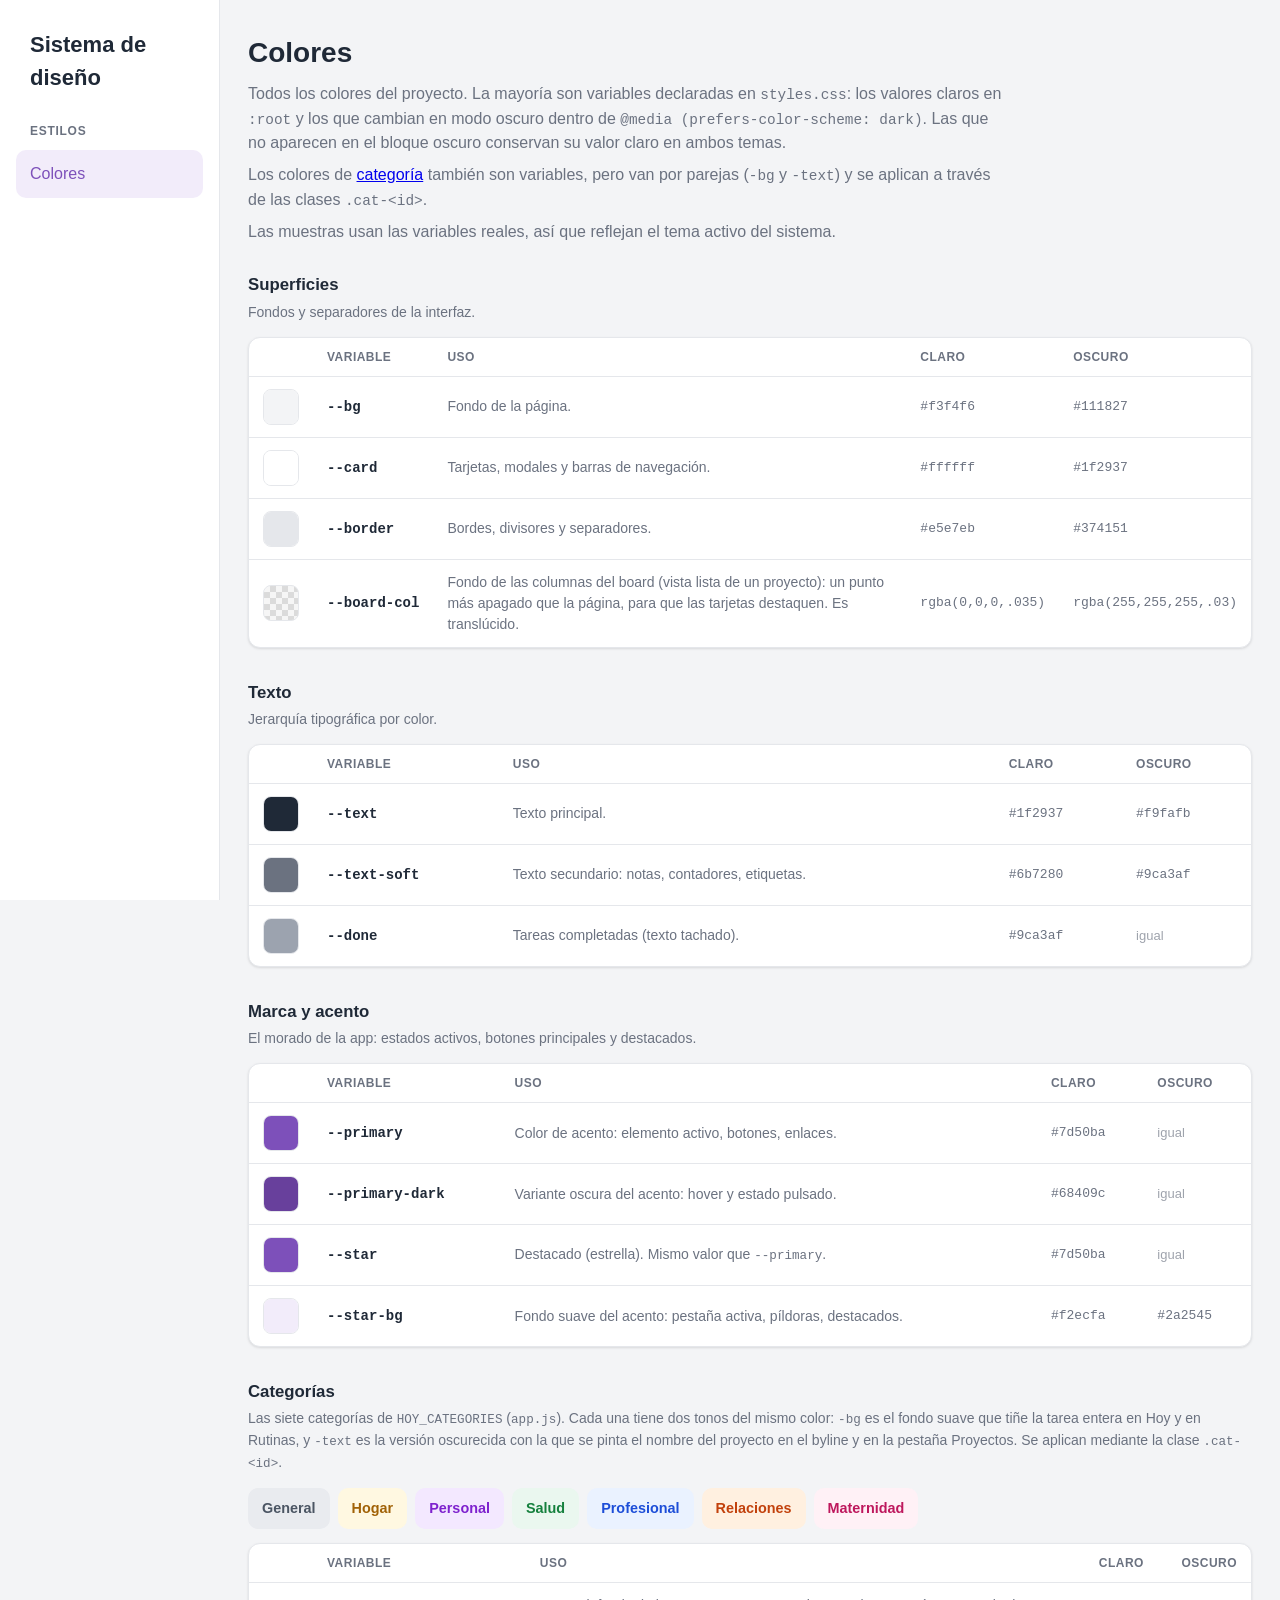
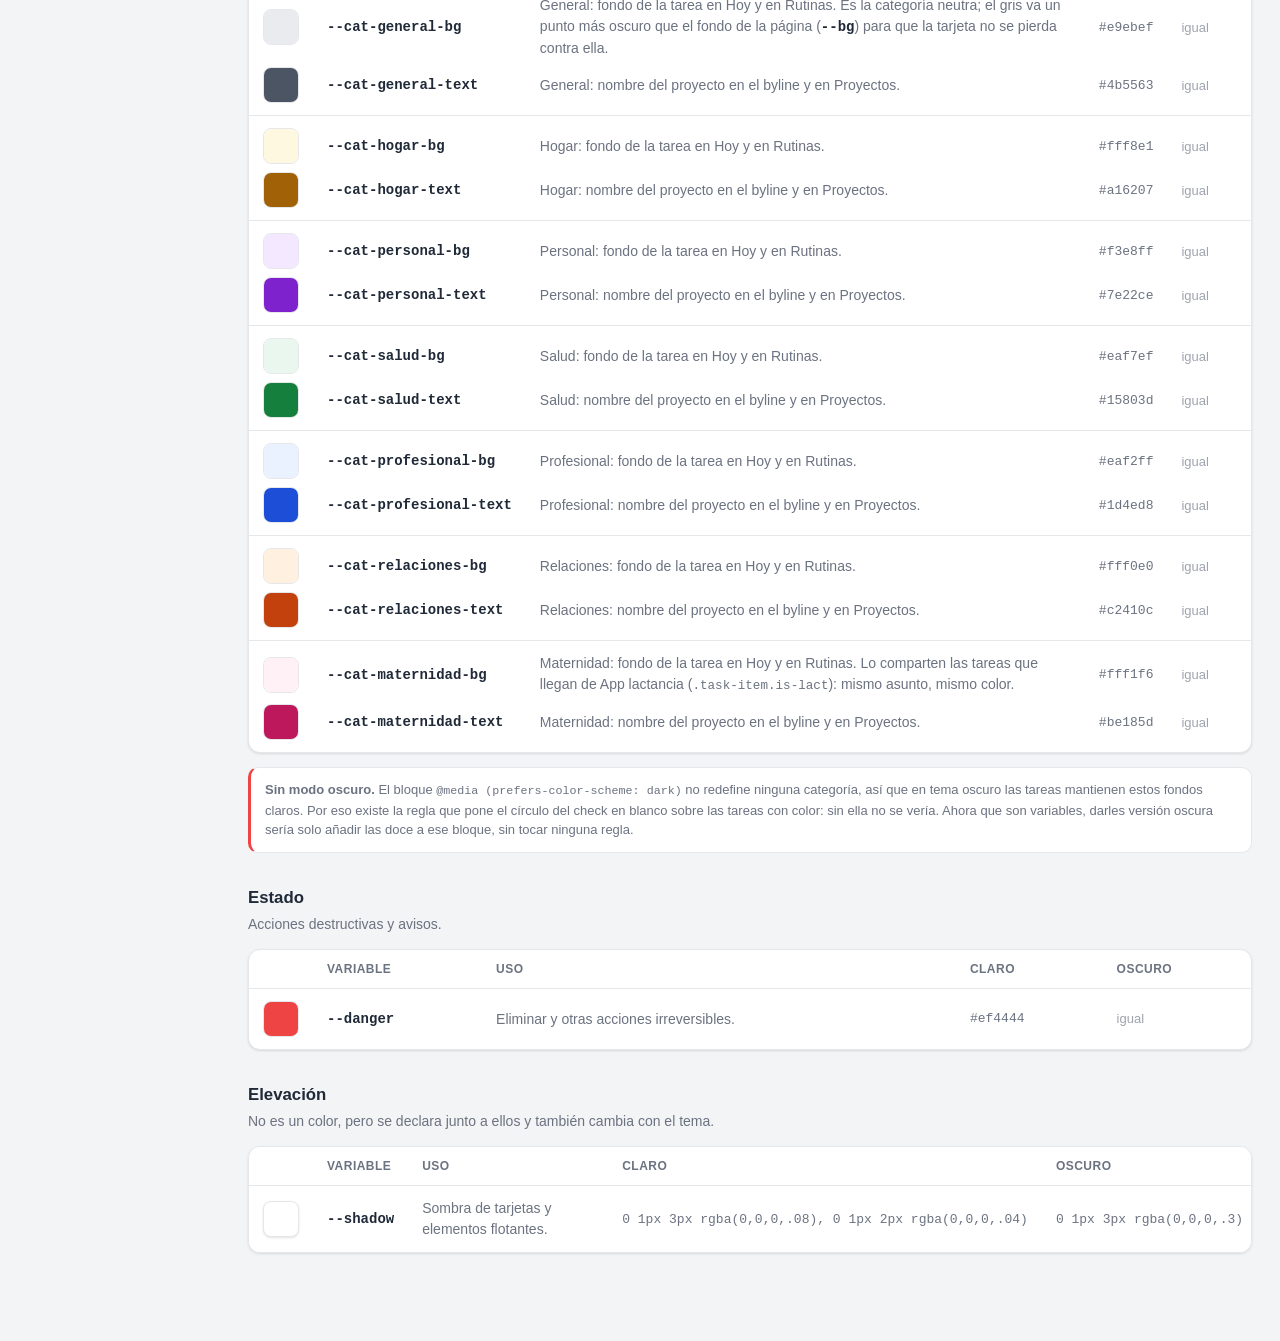
<file: sistema-diseno.html>
<!DOCTYPE html>
<html lang="es">
<head>
  <meta charset="utf-8" />
  <meta name="viewport" content="width=device-width, initial-scale=1" />
  <title>Sistema de diseño</title>
  <link rel="icon" href="favicon.svg" type="image/svg+xml" />
  <!-- Reutiliza las variables reales del proyecto: las muestras son el color de verdad -->
  <link rel="stylesheet" href="styles.css" />
  <style>
    .ds {
      display: flex;
      align-items: flex-start;
      min-height: 100vh;
    }

    /* --- Barra lateral --- */
    .ds-nav {
      flex: 0 0 220px;
      position: sticky;
      top: 0;
      height: 100vh;
      box-sizing: border-box;
      display: flex;
      flex-direction: column;
      gap: 4px;
      padding: 16px;
      background: var(--card);
      border-right: 1px solid var(--border);
    }

    .ds-brand {
      padding: 12px 0 12px 14px; /* alineado con el texto de las entradas */
      font-size: 22px;
      font-weight: 700;
      color: var(--text);
    }

    .ds-section {
      padding: 12px 14px 6px;
      font-size: 0.75rem;
      font-weight: 700;
      letter-spacing: 0.06em;
      text-transform: uppercase;
      color: var(--text-soft);
    }

    .ds-item {
      display: flex;
      align-items: center;
      padding: 12px 14px;
      font-size: 1rem;
      font-weight: 500;
      color: var(--text-soft);
      border-radius: 10px;
      text-decoration: none;
      cursor: pointer;
    }

    .ds-item:hover {
      background: var(--bg);
    }

    .ds-item.is-active {
      color: var(--primary);
      background: var(--star-bg);
    }

    /* --- Contenido --- */
    .ds-main {
      flex: 1;
      min-width: 0;
      padding: 32px 28px 64px;
    }

    .ds-head {
      max-width: 760px;
      margin-bottom: 28px;
    }

    .ds-head h1 {
      font-size: 28px;
      font-weight: 700;
    }

    .ds-head p {
      margin-top: 8px;
      color: var(--text-soft);
    }

    .ds-group {
      margin-bottom: 32px;
    }

    .ds-group h2 {
      margin-bottom: 4px;
      font-size: 1.05rem;
      font-weight: 700;
    }

    .ds-group-note {
      margin-bottom: 14px;
      font-size: 0.875rem;
      color: var(--text-soft);
    }

    code {
      font-family: ui-monospace, SFMono-Regular, Menlo, Consolas, monospace;
      font-size: 0.9em;
    }

    /* --- Tablas --- */
    /* En pantallas estrechas la tabla scrollea sola: la página nunca lo hace */
    .ds-table-wrap {
      overflow-x: auto;
      background: var(--card);
      border: 1px solid var(--border);
      border-radius: 12px;
      box-shadow: var(--shadow);
    }

    .ds-table {
      width: 100%;
      min-width: 620px;
      border-collapse: collapse;
      font-size: 0.875rem;
    }

    .ds-table th {
      padding: 10px 14px;
      text-align: left;
      font-size: 0.75rem;
      font-weight: 700;
      letter-spacing: 0.04em;
      text-transform: uppercase;
      color: var(--text-soft);
      white-space: nowrap;
      border-bottom: 1px solid var(--border);
    }

    .ds-table td {
      padding: 12px 14px;
      vertical-align: middle;
      border-bottom: 1px solid var(--border);
    }

    /* La última fila cierra con el borde de la tarjeta, sin doble línea */
    .ds-table tr:last-child td {
      border-bottom: none;
    }

    .ds-col-swatch {
      width: 1%; /* se encoge a su contenido */
    }

    .ds-col-name {
      white-space: nowrap;
    }

    .ds-name {
      font-family: ui-monospace, SFMono-Regular, Menlo, Consolas, monospace;
      font-weight: 700;
      color: var(--text);
    }

    .ds-use {
      color: var(--text-soft);
      min-width: 200px;
    }

    .ds-val {
      font-family: ui-monospace, SFMono-Regular, Menlo, Consolas, monospace;
      font-size: 0.8125rem;
      color: var(--text-soft);
      white-space: nowrap;
    }

    /* Valor que el modo oscuro no redefine: hereda el del tema claro */
    .ds-same {
      font-family: -apple-system, BlinkMacSystemFont, "Segoe UI", Roboto, Helvetica, Arial, sans-serif;
      font-size: 0.8125rem;
      color: var(--text-soft);
      opacity: 0.65;
      white-space: nowrap;
    }

    /* Tablero de cuadros: deja ver la transparencia de los colores translúcidos */
    .ds-swatch {
      display: block;
      width: 36px;
      height: 36px;
      border-radius: 8px;
      border: 1px solid var(--border);
      background-image:
        linear-gradient(45deg, rgba(128, 128, 128, 0.22) 25%, transparent 25%),
        linear-gradient(-45deg, rgba(128, 128, 128, 0.22) 25%, transparent 25%),
        linear-gradient(45deg, transparent 75%, rgba(128, 128, 128, 0.22) 75%),
        linear-gradient(-45deg, transparent 75%, rgba(128, 128, 128, 0.22) 75%);
      background-size: 12px 12px;
      background-position: 0 0, 0 6px, 6px -6px, -6px 0;
      overflow: hidden;
    }

    .ds-swatch span {
      display: block;
      width: 100%;
      height: 100%;
    }

    /* Encabezado solo para lectores de pantalla (la columna de muestra) */
    .sr-only {
      position: absolute;
      width: 1px;
      height: 1px;
      padding: 0;
      overflow: hidden;
      clip: rect(0, 0, 0, 0);
      white-space: nowrap;
      border: 0;
    }

    /* La sombra no es un color: se muestra sobre una tarjeta de muestra */
    .ds-shadow-demo {
      display: block;
      width: 36px;
      height: 36px;
      border-radius: 8px;
      background: var(--card);
      border: 1px solid var(--border);
      box-shadow: var(--shadow);
    }

    /* --- Muestra de las categorías en uso --- */
    /* Las dos variables de cada categoría trabajan juntas: aquí se ven así,
       como se ven en la app (fondo teñido + nombre en su color) */
    .ds-cat-demos {
      display: flex;
      flex-wrap: wrap;
      gap: 8px;
      margin-bottom: 14px;
    }

    .ds-cat-demo {
      padding: 10px 14px;
      font-size: 0.9rem;
      font-weight: 600;
      border-radius: 10px;
    }

    /* Las dos variables de una categoría (-bg y -text) se leen como un bloque:
       la línea va entre categorías, no dentro de la pareja */
    .ds-table tr.ds-pair-top td {
      border-bottom: none;
      padding-bottom: 4px;
    }

    .ds-table tr.ds-pair-top + tr td {
      padding-top: 4px;
    }

    /* Aviso: algo que la documentación destapa y conviene tener a la vista */
    .ds-warn {
      margin-top: 14px;
      padding: 12px 14px;
      font-size: 0.8125rem;
      color: var(--text-soft);
      background: var(--card);
      border: 1px solid var(--border);
      border-left: 3px solid var(--danger);
      border-radius: 10px;
    }

    /* Móvil: la barra lateral pasa a cabecera */
    @media (max-width: 767px) {
      .ds {
        display: block;
      }

      .ds-nav {
        position: static;
        height: auto;
        flex-direction: row;
        align-items: center;
        flex-wrap: wrap;
        border-right: none;
        border-bottom: 1px solid var(--border);
      }

      .ds-brand {
        width: 100%;
        padding-left: 0;
      }

      .ds-section {
        padding: 0 8px 0 0;
      }

      .ds-main {
        padding: 24px 16px 48px;
      }
    }
  </style>
</head>
<body>
  <div class="ds">
    <nav class="ds-nav" aria-label="Navegación del sistema de diseño">
      <span class="ds-brand">Sistema de diseño</span>
      <span class="ds-section">Estilos</span>
      <a class="ds-item is-active" href="#colores" aria-current="page">Colores</a>
    </nav>

    <main class="ds-main" id="colores">
      <div class="ds-head">
        <h1>Colores</h1>
        <p>
          Todos los colores del proyecto. La mayoría son variables declaradas en
          <code>styles.css</code>: los valores claros en <code>:root</code> y los
          que cambian en modo oscuro dentro de
          <code>@media (prefers-color-scheme: dark)</code>. Las que no aparecen
          en el bloque oscuro conservan su valor claro en ambos temas.
        </p>
        <p>
          Los colores de <a href="#categorias">categoría</a> también son
          variables, pero van por parejas (<code>-bg</code> y <code>-text</code>)
          y se aplican a través de las clases <code>.cat-&lt;id&gt;</code>.
        </p>
        <p>
          Las muestras usan las variables reales, así que reflejan el tema activo
          del sistema.
        </p>
      </div>

      <!-- Superficies -->
      <section class="ds-group">
        <h2>Superficies</h2>
        <p class="ds-group-note">Fondos y separadores de la interfaz.</p>
        <div class="ds-table-wrap">
          <table class="ds-table">
            <thead>
              <tr>
                <th class="ds-col-swatch"><span class="sr-only">Muestra</span></th>
                <th>Variable</th>
                <th>Uso</th>
                <th>Claro</th>
                <th>Oscuro</th>
              </tr>
            </thead>
            <tbody>
              <tr>
                <td><span class="ds-swatch"><span style="background: var(--bg)"></span></span></td>
                <td class="ds-col-name"><span class="ds-name">--bg</span></td>
                <td class="ds-use">Fondo de la página.</td>
                <td class="ds-val">#f3f4f6</td>
                <td class="ds-val">#111827</td>
              </tr>
              <tr>
                <td><span class="ds-swatch"><span style="background: var(--card)"></span></span></td>
                <td class="ds-col-name"><span class="ds-name">--card</span></td>
                <td class="ds-use">Tarjetas, modales y barras de navegación.</td>
                <td class="ds-val">#ffffff</td>
                <td class="ds-val">#1f2937</td>
              </tr>
              <tr>
                <td><span class="ds-swatch"><span style="background: var(--border)"></span></span></td>
                <td class="ds-col-name"><span class="ds-name">--border</span></td>
                <td class="ds-use">Bordes, divisores y separadores.</td>
                <td class="ds-val">#e5e7eb</td>
                <td class="ds-val">#374151</td>
              </tr>
              <tr>
                <td><span class="ds-swatch"><span style="background: var(--board-col)"></span></span></td>
                <td class="ds-col-name"><span class="ds-name">--board-col</span></td>
                <td class="ds-use">
                  Fondo de las columnas del board (vista lista de un proyecto): un
                  punto más apagado que la página, para que las tarjetas destaquen.
                  Es translúcido.
                </td>
                <td class="ds-val">rgba(0,0,0,.035)</td>
                <td class="ds-val">rgba(255,255,255,.03)</td>
              </tr>
            </tbody>
          </table>
        </div>
      </section>

      <!-- Texto -->
      <section class="ds-group">
        <h2>Texto</h2>
        <p class="ds-group-note">Jerarquía tipográfica por color.</p>
        <div class="ds-table-wrap">
          <table class="ds-table">
            <thead>
              <tr>
                <th class="ds-col-swatch"><span class="sr-only">Muestra</span></th>
                <th>Variable</th>
                <th>Uso</th>
                <th>Claro</th>
                <th>Oscuro</th>
              </tr>
            </thead>
            <tbody>
              <tr>
                <td><span class="ds-swatch"><span style="background: var(--text)"></span></span></td>
                <td class="ds-col-name"><span class="ds-name">--text</span></td>
                <td class="ds-use">Texto principal.</td>
                <td class="ds-val">#1f2937</td>
                <td class="ds-val">#f9fafb</td>
              </tr>
              <tr>
                <td><span class="ds-swatch"><span style="background: var(--text-soft)"></span></span></td>
                <td class="ds-col-name"><span class="ds-name">--text-soft</span></td>
                <td class="ds-use">Texto secundario: notas, contadores, etiquetas.</td>
                <td class="ds-val">#6b7280</td>
                <td class="ds-val">#9ca3af</td>
              </tr>
              <tr>
                <td><span class="ds-swatch"><span style="background: var(--done)"></span></span></td>
                <td class="ds-col-name"><span class="ds-name">--done</span></td>
                <td class="ds-use">Tareas completadas (texto tachado).</td>
                <td class="ds-val">#9ca3af</td>
                <td class="ds-same">igual</td>
              </tr>
            </tbody>
          </table>
        </div>
      </section>

      <!-- Marca -->
      <section class="ds-group">
        <h2>Marca y acento</h2>
        <p class="ds-group-note">
          El morado de la app: estados activos, botones principales y destacados.
        </p>
        <div class="ds-table-wrap">
          <table class="ds-table">
            <thead>
              <tr>
                <th class="ds-col-swatch"><span class="sr-only">Muestra</span></th>
                <th>Variable</th>
                <th>Uso</th>
                <th>Claro</th>
                <th>Oscuro</th>
              </tr>
            </thead>
            <tbody>
              <tr>
                <td><span class="ds-swatch"><span style="background: var(--primary)"></span></span></td>
                <td class="ds-col-name"><span class="ds-name">--primary</span></td>
                <td class="ds-use">Color de acento: elemento activo, botones, enlaces.</td>
                <td class="ds-val">#7d50ba</td>
                <td class="ds-same">igual</td>
              </tr>
              <tr>
                <td><span class="ds-swatch"><span style="background: var(--primary-dark)"></span></span></td>
                <td class="ds-col-name"><span class="ds-name">--primary-dark</span></td>
                <td class="ds-use">Variante oscura del acento: hover y estado pulsado.</td>
                <td class="ds-val">#68409c</td>
                <td class="ds-same">igual</td>
              </tr>
              <tr>
                <td><span class="ds-swatch"><span style="background: var(--star)"></span></span></td>
                <td class="ds-col-name"><span class="ds-name">--star</span></td>
                <td class="ds-use">Destacado (estrella). Mismo valor que <code>--primary</code>.</td>
                <td class="ds-val">#7d50ba</td>
                <td class="ds-same">igual</td>
              </tr>
              <tr>
                <td><span class="ds-swatch"><span style="background: var(--star-bg)"></span></span></td>
                <td class="ds-col-name"><span class="ds-name">--star-bg</span></td>
                <td class="ds-use">Fondo suave del acento: pestaña activa, píldoras, destacados.</td>
                <td class="ds-val">#f2ecfa</td>
                <td class="ds-val">#2a2545</td>
              </tr>
            </tbody>
          </table>
        </div>
      </section>

      <!-- Categorías -->
      <section class="ds-group" id="categorias">
        <h2>Categorías</h2>
        <p class="ds-group-note">
          Las siete categorías de <code>HOY_CATEGORIES</code> (<code>app.js</code>).
          Cada una tiene dos tonos del mismo color: <code>-bg</code> es el fondo
          suave que tiñe la tarea entera en Hoy y en Rutinas, y <code>-text</code>
          es la versión oscurecida con la que se pinta el nombre del proyecto en
          el byline y en la pestaña Proyectos. Se aplican mediante la clase
          <code>.cat-&lt;id&gt;</code>.
        </p>

        <!-- Las dos variables de cada pareja, funcionando juntas -->
        <div class="ds-cat-demos">
          <span class="ds-cat-demo" style="background: var(--cat-general-bg); color: var(--cat-general-text)">General</span>
          <span class="ds-cat-demo" style="background: var(--cat-hogar-bg); color: var(--cat-hogar-text)">Hogar</span>
          <span class="ds-cat-demo" style="background: var(--cat-personal-bg); color: var(--cat-personal-text)">Personal</span>
          <span class="ds-cat-demo" style="background: var(--cat-salud-bg); color: var(--cat-salud-text)">Salud</span>
          <span class="ds-cat-demo" style="background: var(--cat-profesional-bg); color: var(--cat-profesional-text)">Profesional</span>
          <span class="ds-cat-demo" style="background: var(--cat-relaciones-bg); color: var(--cat-relaciones-text)">Relaciones</span>
          <span class="ds-cat-demo" style="background: var(--cat-maternidad-bg); color: var(--cat-maternidad-text)">Maternidad</span>
        </div>

        <div class="ds-table-wrap">
          <table class="ds-table">
            <thead>
              <tr>
                <th class="ds-col-swatch"><span class="sr-only">Muestra</span></th>
                <th>Variable</th>
                <th>Uso</th>
                <th>Claro</th>
                <th>Oscuro</th>
              </tr>
            </thead>
            <tbody>
              <tr class="ds-pair-top">
                <td><span class="ds-swatch"><span style="background: var(--cat-general-bg)"></span></span></td>
                <td class="ds-col-name"><span class="ds-name">--cat-general-bg</span></td>
                <td class="ds-use">General: fondo de la tarea en Hoy y en Rutinas. Es la categoría neutra; el gris va un punto más oscuro que el fondo de la página (<span class="ds-name">--bg</span>) para que la tarjeta no se pierda contra ella.</td>
                <td class="ds-val">#e9ebef</td>
                <td class="ds-same">igual</td>
              </tr>
              <tr>
                <td><span class="ds-swatch"><span style="background: var(--cat-general-text)"></span></span></td>
                <td class="ds-col-name"><span class="ds-name">--cat-general-text</span></td>
                <td class="ds-use">General: nombre del proyecto en el byline y en Proyectos.</td>
                <td class="ds-val">#4b5563</td>
                <td class="ds-same">igual</td>
              </tr>

              <tr class="ds-pair-top">
                <td><span class="ds-swatch"><span style="background: var(--cat-hogar-bg)"></span></span></td>
                <td class="ds-col-name"><span class="ds-name">--cat-hogar-bg</span></td>
                <td class="ds-use">Hogar: fondo de la tarea en Hoy y en Rutinas.</td>
                <td class="ds-val">#fff8e1</td>
                <td class="ds-same">igual</td>
              </tr>
              <tr>
                <td><span class="ds-swatch"><span style="background: var(--cat-hogar-text)"></span></span></td>
                <td class="ds-col-name"><span class="ds-name">--cat-hogar-text</span></td>
                <td class="ds-use">Hogar: nombre del proyecto en el byline y en Proyectos.</td>
                <td class="ds-val">#a16207</td>
                <td class="ds-same">igual</td>
              </tr>

              <tr class="ds-pair-top">
                <td><span class="ds-swatch"><span style="background: var(--cat-personal-bg)"></span></span></td>
                <td class="ds-col-name"><span class="ds-name">--cat-personal-bg</span></td>
                <td class="ds-use">Personal: fondo de la tarea en Hoy y en Rutinas.</td>
                <td class="ds-val">#f3e8ff</td>
                <td class="ds-same">igual</td>
              </tr>
              <tr>
                <td><span class="ds-swatch"><span style="background: var(--cat-personal-text)"></span></span></td>
                <td class="ds-col-name"><span class="ds-name">--cat-personal-text</span></td>
                <td class="ds-use">Personal: nombre del proyecto en el byline y en Proyectos.</td>
                <td class="ds-val">#7e22ce</td>
                <td class="ds-same">igual</td>
              </tr>

              <tr class="ds-pair-top">
                <td><span class="ds-swatch"><span style="background: var(--cat-salud-bg)"></span></span></td>
                <td class="ds-col-name"><span class="ds-name">--cat-salud-bg</span></td>
                <td class="ds-use">Salud: fondo de la tarea en Hoy y en Rutinas.</td>
                <td class="ds-val">#eaf7ef</td>
                <td class="ds-same">igual</td>
              </tr>
              <tr>
                <td><span class="ds-swatch"><span style="background: var(--cat-salud-text)"></span></span></td>
                <td class="ds-col-name"><span class="ds-name">--cat-salud-text</span></td>
                <td class="ds-use">Salud: nombre del proyecto en el byline y en Proyectos.</td>
                <td class="ds-val">#15803d</td>
                <td class="ds-same">igual</td>
              </tr>

              <tr class="ds-pair-top">
                <td><span class="ds-swatch"><span style="background: var(--cat-profesional-bg)"></span></span></td>
                <td class="ds-col-name"><span class="ds-name">--cat-profesional-bg</span></td>
                <td class="ds-use">Profesional: fondo de la tarea en Hoy y en Rutinas.</td>
                <td class="ds-val">#eaf2ff</td>
                <td class="ds-same">igual</td>
              </tr>
              <tr>
                <td><span class="ds-swatch"><span style="background: var(--cat-profesional-text)"></span></span></td>
                <td class="ds-col-name"><span class="ds-name">--cat-profesional-text</span></td>
                <td class="ds-use">Profesional: nombre del proyecto en el byline y en Proyectos.</td>
                <td class="ds-val">#1d4ed8</td>
                <td class="ds-same">igual</td>
              </tr>

              <tr class="ds-pair-top">
                <td><span class="ds-swatch"><span style="background: var(--cat-relaciones-bg)"></span></span></td>
                <td class="ds-col-name"><span class="ds-name">--cat-relaciones-bg</span></td>
                <td class="ds-use">Relaciones: fondo de la tarea en Hoy y en Rutinas.</td>
                <td class="ds-val">#fff0e0</td>
                <td class="ds-same">igual</td>
              </tr>
              <tr>
                <td><span class="ds-swatch"><span style="background: var(--cat-relaciones-text)"></span></span></td>
                <td class="ds-col-name"><span class="ds-name">--cat-relaciones-text</span></td>
                <td class="ds-use">Relaciones: nombre del proyecto en el byline y en Proyectos.</td>
                <td class="ds-val">#c2410c</td>
                <td class="ds-same">igual</td>
              </tr>

              <tr class="ds-pair-top">
                <td><span class="ds-swatch"><span style="background: var(--cat-maternidad-bg)"></span></span></td>
                <td class="ds-col-name"><span class="ds-name">--cat-maternidad-bg</span></td>
                <td class="ds-use">Maternidad: fondo de la tarea en Hoy y en Rutinas. Lo comparten las tareas que llegan de App lactancia (<code>.task-item.is-lact</code>): mismo asunto, mismo color.</td>
                <td class="ds-val">#fff1f6</td>
                <td class="ds-same">igual</td>
              </tr>
              <tr>
                <td><span class="ds-swatch"><span style="background: var(--cat-maternidad-text)"></span></span></td>
                <td class="ds-col-name"><span class="ds-name">--cat-maternidad-text</span></td>
                <td class="ds-use">Maternidad: nombre del proyecto en el byline y en Proyectos.</td>
                <td class="ds-val">#be185d</td>
                <td class="ds-same">igual</td>
              </tr>
            </tbody>
          </table>
        </div>

        <p class="ds-warn">
          <strong>Sin modo oscuro.</strong> El bloque
          <code>@media (prefers-color-scheme: dark)</code> no redefine ninguna
          categoría, así que en tema oscuro las tareas mantienen estos fondos
          claros. Por eso existe la regla que pone el círculo del check en blanco
          sobre las tareas con color: sin ella no se vería. Ahora que son
          variables, darles versión oscura sería solo añadir las doce a ese
          bloque, sin tocar ninguna regla.
        </p>
      </section>

      <!-- Estado -->
      <section class="ds-group">
        <h2>Estado</h2>
        <p class="ds-group-note">Acciones destructivas y avisos.</p>
        <div class="ds-table-wrap">
          <table class="ds-table">
            <thead>
              <tr>
                <th class="ds-col-swatch"><span class="sr-only">Muestra</span></th>
                <th>Variable</th>
                <th>Uso</th>
                <th>Claro</th>
                <th>Oscuro</th>
              </tr>
            </thead>
            <tbody>
              <tr>
                <td><span class="ds-swatch"><span style="background: var(--danger)"></span></span></td>
                <td class="ds-col-name"><span class="ds-name">--danger</span></td>
                <td class="ds-use">Eliminar y otras acciones irreversibles.</td>
                <td class="ds-val">#ef4444</td>
                <td class="ds-same">igual</td>
              </tr>
            </tbody>
          </table>
        </div>
      </section>

      <!-- Elevación -->
      <section class="ds-group">
        <h2>Elevación</h2>
        <p class="ds-group-note">
          No es un color, pero se declara junto a ellos y también cambia con el tema.
        </p>
        <div class="ds-table-wrap">
          <table class="ds-table">
            <thead>
              <tr>
                <th class="ds-col-swatch"><span class="sr-only">Muestra</span></th>
                <th>Variable</th>
                <th>Uso</th>
                <th>Claro</th>
                <th>Oscuro</th>
              </tr>
            </thead>
            <tbody>
              <tr>
                <td><span class="ds-shadow-demo"></span></td>
                <td class="ds-col-name"><span class="ds-name">--shadow</span></td>
                <td class="ds-use">Sombra de tarjetas y elementos flotantes.</td>
                <td class="ds-val">0 1px 3px rgba(0,0,0,.08), 0 1px 2px rgba(0,0,0,.04)</td>
                <td class="ds-val">0 1px 3px rgba(0,0,0,.3)</td>
              </tr>
            </tbody>
          </table>
        </div>
      </section>
    </main>
  </div>
</body>
</html>
</file>
<file: styles.css>
:root {
  --bg: #f3f4f6;
  --card: #ffffff;
  --text: #1f2937;
  --text-soft: #6b7280;
  --primary: #7d50ba;
  --primary-dark: #68409c;
  --border: #e5e7eb;
  --done: #9ca3af;
  --danger: #ef4444;
  --star: #7d50ba;
  --star-bg: #f2ecfa;
  /* Verde de "hecho del todo": pastilla del contador de una sección completa */
  --ok: #256d45;
  --ok-bg: #e3f2e9;
  --shadow: 0 1px 3px rgba(0, 0, 0, 0.08), 0 1px 2px rgba(0, 0, 0, 0.04);
  /* Fondo de las columnas del board (vista lista de un proyecto): un punto
     más apagado que la página, para que las tarjetas blancas destaquen */
  --board-col: rgba(0, 0, 0, 0.035);

  /* Categorías (las de `HOY_CATEGORIES` en app.js). Cada una tiene dos tonos
     del mismo color: `-bg` tiñe la tarjeta entera en Hoy y en Rutinas, y
     `-text` (más oscuro, para que contraste sobre fondo claro) pinta el nombre
     del proyecto en el byline y en la pestaña Proyectos. */
  /* General: la categoría neutra, en gris. Su fondo es algo más oscuro que el
     de la página (--bg) para que la tarjeta no se confunda con ella. */
  --cat-general-bg: #e9ebef;
  --cat-general-text: #4b5563;
  --cat-hogar-bg: #fff8e1;
  --cat-hogar-text: #a16207;
  --cat-personal-bg: #f3e8ff;
  --cat-personal-text: #7e22ce;
  --cat-salud-bg: #eaf7ef;
  --cat-salud-text: #15803d;
  --cat-profesional-bg: #eaf2ff;
  --cat-profesional-text: #1d4ed8;
  --cat-relaciones-bg: #fff0e0;
  --cat-relaciones-text: #c2410c;
  /* Maternidad comparte tono con las tareas de App lactancia: mismo asunto,
     mismo color (lo usan las dos, `.task-item.is-lact` incluido). */
  --cat-maternidad-bg: #fff1f6;
  --cat-maternidad-text: #be185d;
}

* {
  box-sizing: border-box;
  margin: 0;
  padding: 0;
}

body {
  font-family: -apple-system, BlinkMacSystemFont, "Segoe UI", Roboto, Helvetica, Arial, sans-serif;
  background: var(--bg);
  color: var(--text);
  line-height: 1.5;
  -webkit-font-smoothing: antialiased;
  /* Respeta las áreas seguras del móvil (notch, barra inferior) */
  padding: env(safe-area-inset-top) env(safe-area-inset-right) env(safe-area-inset-bottom) env(safe-area-inset-left);
}

.app-main {
  max-width: 560px;
  margin: 0 auto;
  /* Hueco inferior para la barra de navegación móvil */
  padding: 20px 16px calc(86px + env(safe-area-inset-bottom));
}

/* Vistas a todo el ancho (Proyectos) */
.app-main.is-wide {
  max-width: none;
}

/* --- Rail: navegación de primer nivel (Tareas / Proyectos) ---
   Móvil: barra horizontal arriba. Escritorio: columna estrecha a la izquierda
   de la barra lateral (ver la media query del final del bloque). */
.app-rail {
  position: sticky;
  top: 0;
  z-index: 70; /* por debajo del menú "Más" (80) y de la barra inferior (90) */
  display: flex;
  gap: 4px;
  padding: 8px 12px;
  background: var(--card);
  border-bottom: 1px solid var(--border);
}

/* Solo icono: un cuadrado por sección */
.rail-item {
  flex: 0 0 auto;
  width: 44px;
  height: 44px;
  display: flex;
  align-items: center;
  justify-content: center;
  font-size: 1.2rem;
  line-height: 1;
  color: var(--text-soft);
  background: transparent;
  border: none;
  border-radius: 12px;
  cursor: pointer;
}

.rail-item.is-active {
  background: var(--star-bg);
}

/* Grupo del final del rail (sistema de diseño + Ajustes): el primero de los dos
   se lleva el hueco libre, así los dos quedan juntos al final. */
.rail-blank {
  margin-left: auto;
  color: var(--text-soft);
  text-decoration: none;
}

.rail-item:hover {
  color: var(--primary);
}

/* Fuera de la sección "Tareas", su navegación de móvil (barra inferior y botón
   ＋) no pinta nada. */
.app.is-otra-seccion .mobile-tabbar,
.app.is-otra-seccion .fab {
  display: none !important;
}

/* Cada sección tiene su propia barra lateral: solo se ve la de la activa */
.app.is-otra-seccion #app-nav,
.app:not(.is-otra-seccion) #proyectos-nav {
  display: none !important;
}

#proyectos-nav-items {
  display: flex;
  flex-direction: column;
  gap: 4px;
}

/* --- Navegación principal --- */
.view[hidden] {
  display: none;
}

.app-nav-item {
  display: flex;
  align-items: center;
  gap: 8px;
  text-align: left;
  padding: 12px 14px;
  font-size: 1rem;
  font-weight: 500;
  color: var(--text-soft);
  background: transparent;
  border: none;
  border-radius: 10px;
  cursor: pointer;
}

/* Número de pendientes junto a la entrada del menú */
.nav-count {
  margin-left: auto;
  padding: 1px 8px;
  font-size: 0.75rem;
  font-weight: 700;
  color: var(--text-soft);
  background: var(--bg);
  border-radius: 10px;
}

.nav-count[hidden] {
  display: none;
}

.app-nav-item.is-active .nav-count,
.menu-item .nav-count {
  color: var(--primary);
  background: var(--star-bg);
}

/* Sobre la barra blanca, la vista activa se marca en el color de acento */
.app-nav-item.is-active {
  color: var(--primary);
  background: var(--star-bg);
}

/* Divisor: separa "Hoy" del resto de vistas */
.app-nav-sep {
  height: 0;
  margin: 8px 4px;
  border: none;
  border-top: 1px solid var(--border);
}

.app-nav-head {
  display: flex;
  align-items: center;
  justify-content: space-between;
  margin-bottom: 8px;
}

.app-nav-brand {
  padding: 12px 0 12px 14px; /* alineado con el texto de las entradas del menú */
  font-weight: 700;
  font-size: 22px;
  color: var(--text);
}

/* Móvil (por defecto): la barra lateral no se usa; manda la barra inferior */
.app-nav {
  position: fixed;
  inset: 0;
  z-index: 300;
  background: var(--card);
  padding: 16px;
  flex-direction: column;
  gap: 4px;
  display: none;
}

/* Textos que cambian entre móvil y escritorio */
.only-desktop {
  display: none;
}

/* --- Barra de navegación inferior (solo móvil) --- */
.mobile-tabbar {
  position: fixed;
  bottom: calc(10px + env(safe-area-inset-bottom));
  left: 12px;
  right: calc(12px + 56px + 10px); /* deja hueco al botón + (56px) */
  height: 56px;
  /* Por debajo de los modales (detalle 100, ajustes 200) y por encima del
     menú "Más" (80), que se abre dejando la barra visible. */
  z-index: 90;
  display: flex;
  gap: 4px;
  padding: 4px;
  background: var(--card);
  border: 1px solid var(--border);
  border-radius: 18px;
  box-shadow: 0 4px 18px rgba(31, 41, 55, 0.16);
}

.mtab {
  flex: 1;
  min-width: 0;
  display: flex;
  flex-direction: column;
  align-items: center;
  justify-content: center;
  gap: 2px;
  padding: 6px 2px;
  font-family: inherit;
  color: var(--text-soft);
  background: transparent;
  border: none;
  border-radius: 14px;
  cursor: pointer;
}

.mtab-ico {
  font-size: 1.1rem;
  line-height: 1;
}

.mtab-lbl {
  font-size: 0.7rem;
  font-weight: 700;
  white-space: nowrap;
  max-width: 100%;
  overflow: hidden;
  text-overflow: ellipsis;
}

.mtab.is-active {
  color: var(--primary);
  background: var(--star-bg);
}

/* Botón de creación rápida */
.fab {
  position: fixed;
  right: 12px;
  bottom: calc(10px + env(safe-area-inset-bottom));
  width: 56px;
  height: 56px;
  z-index: 90;
  display: flex;
  align-items: center;
  justify-content: center;
  font-size: 1.9rem;
  line-height: 1;
  color: #fff;
  background: var(--primary);
  border: none;
  border-radius: 50%;
  cursor: pointer;
  box-shadow: 0 6px 18px rgba(125, 80, 186, 0.45);
  transition: background 0.15s ease, transform 0.1s ease;
}

.fab:active {
  transform: scale(0.94);
}

/* Menú "Más": pantalla completa, por debajo de la barra */
.more-menu[hidden] {
  display: none !important;
}

.more-menu {
  position: fixed;
  inset: 0;
  z-index: 80;
  background: var(--bg);
  overflow-y: auto;
  padding: calc(20px + env(safe-area-inset-top)) 16px
    calc(86px + env(safe-area-inset-bottom));
}

.more-menu-head {
  display: flex;
  align-items: center;
  justify-content: space-between;
  margin-bottom: 16px;
}

.more-menu-head h2 {
  font-size: 1.4rem;
}

.more-menu-close {
  width: 40px;
  height: 40px;
  font-size: 1.1rem;
  color: var(--text);
  background: var(--card);
  border: 1px solid var(--border);
  border-radius: 12px;
  cursor: pointer;
}

.more-menu-list {
  display: flex;
  flex-direction: column;
  gap: 10px;
}

/* Separador entre grupos del menú, como el de la barra lateral. Los 10px de
   margen se suman al `gap` de la lista: el doble de aire que entre dos
   entradas seguidas, para que el corte se note. */
.more-menu-sep {
  height: 0;
  margin: 10px 4px;
  border: none;
  border-top: 1px solid var(--border);
}

.menu-item {
  display: flex;
  align-items: center;
  gap: 12px;
  width: 100%;
  padding: 16px 18px;
  text-align: left;
  font-family: inherit;
  font-size: 1.05rem;
  font-weight: 600;
  color: var(--text);
  background: var(--card);
  border: 1px solid var(--border);
  border-radius: 14px;
  box-shadow: var(--shadow);
  cursor: pointer;
}

.menu-item:active {
  background: var(--star-bg);
}

.menu-item-ico {
  font-size: 1.3rem;
  line-height: 1;
}

/* Diálogo del botón +: elegir qué crear */
.fab-overlay[hidden] {
  display: none !important;
}

.fab-overlay {
  position: fixed;
  inset: 0;
  z-index: 400;
  display: flex;
  align-items: center;
  justify-content: center;
  padding: 16px;
  background: rgba(0, 0, 0, 0.45);
}

.fab-box {
  width: 100%;
  max-width: 420px;
  max-height: 85vh;
  overflow-y: auto;
  padding: 20px;
  background: var(--card);
  border-radius: 18px;
  box-shadow: 0 12px 32px rgba(0, 0, 0, 0.25);
}

.fab-title {
  font-size: 1.15rem;
  margin-bottom: 16px;
}

/* Paso 1: qué crear */
.fab-choices[hidden] {
  display: none;
}

.fab-choices {
  display: grid;
  grid-template-columns: repeat(2, 1fr);
  gap: 10px;
}

.fab-choice {
  display: flex;
  flex-direction: column;
  align-items: center;
  gap: 8px;
  padding: 18px 8px;
  font-family: inherit;
  font-size: 0.9rem;
  font-weight: 700;
  color: var(--text);
  background: var(--bg);
  border: 1px solid var(--border);
  border-radius: 14px;
  cursor: pointer;
  transition: background 0.15s ease, border-color 0.15s ease;
}

.fab-choice:hover,
.fab-choice:active {
  border-color: var(--primary);
  background: var(--star-bg);
}

.fab-choice-ico {
  font-size: 1.7rem;
  line-height: 1;
}

/* Paso 2: datos */
#fab-form[hidden] {
  display: none;
}

.fab-label {
  display: block;
  margin-bottom: 6px;
  font-size: 0.8rem;
  font-weight: 600;
  text-transform: uppercase;
  letter-spacing: 0.03em;
  color: var(--text-soft);
}

/* Separación entre campos del formulario de creación */
#fab-form .date-mode,
#fab-form .task-input {
  margin-bottom: 16px;
}

#fab-form .date-fields {
  margin-bottom: 16px;
}

#fab-form .task-input {
  width: 100%;
}

/* Interruptores del modal de creación (destacada, añadir a Hoy) */
.fab-switch {
  width: 100%;
  padding: 2px 0 16px;
}

.fab-switch .hoy-switch-text {
  font-size: 0.95rem;
  color: var(--text);
}

.fab-hint {
  font-size: 0.85rem;
  color: var(--text-soft);
  margin-bottom: 8px;
}

.fab-actions {
  display: flex;
  gap: 10px;
  margin-top: 8px;
}

.fab-cancel,
.fab-submit {
  flex: 1;
  padding: 12px;
  font-family: inherit;
  font-size: 0.95rem;
  font-weight: 600;
  border-radius: 12px;
  cursor: pointer;
}

.fab-cancel {
  color: var(--text-soft);
  background: transparent;
  border: 1px solid var(--border);
}

.fab-submit {
  color: #fff;
  background: var(--primary);
  border: none;
}

.fab-submit:hover {
  background: var(--primary-dark);
}

/* Desktop: la navegación es una barra lateral fija a la izquierda */
@media (min-width: 768px) {
  .app {
    display: flex;
    align-items: flex-start;
  }

  .app-nav {
    position: sticky;
    top: 0;
    display: flex;
    flex: 0 0 220px;
    height: 100vh;
    box-sizing: border-box;
    border-right: 1px solid var(--border);
  }

  /* El rail pasa a columna, a la izquierda de la barra lateral */
  .app-rail {
    flex: 0 0 60px;
    flex-direction: column;
    align-items: center;
    justify-content: flex-start;
    height: 100vh;
    box-sizing: border-box;
    padding: 12px 8px;
    border-bottom: none;
    border-right: 1px solid var(--border);
  }

  .rail-blank {
    margin-left: 0;
    margin-top: auto;
  }

  /* Los estados de los proyectos viven en su barra lateral */
  #proyectos-tabs {
    display: none;
  }

  .only-mobile {
    display: none;
  }

  .only-desktop {
    display: inline;
  }

  /* La navegación móvil (barra inferior y menú "Más") no se usa */
  .mobile-tabbar,
  .more-menu {
    display: none !important;
  }

  /* El botón + sí: flotando en la esquina, sin barra a la que alinearse */
  .fab {
    right: 24px;
    bottom: 24px;
    width: 60px;
    height: 60px;
    font-size: 2rem;
  }

  .app-main {
    padding-bottom: 40px;
    flex: 1;
    min-width: 0;
  }

  .sync-error {
    bottom: calc(12px + env(safe-area-inset-bottom));
  }
}

/* --- Aviso de errores --- */
.sync-error[hidden] {
  display: none !important;
}
.sync-error {
  position: fixed;
  left: 12px;
  right: 12px;
  /* En móvil, por encima de la barra de navegación */
  bottom: calc(78px + env(safe-area-inset-bottom));
  z-index: 2000;
  padding: 12px 14px;
  background: #7f1d1d;
  color: #fff;
  font-size: 0.85rem;
  border-radius: 10px;
  box-shadow: 0 6px 20px rgba(0, 0, 0, 0.25);
  max-width: 560px;
  margin: 0 auto;
}

/* --- Login / Autenticación --- */
/* El atributo hidden debe ganar al display:flex de estos contenedores */
.app[hidden],
.login-overlay[hidden],
.auth-loading[hidden] {
  display: none !important;
}

.auth-loading {
  position: fixed;
  inset: 0;
  z-index: 1000;
  display: flex;
  align-items: center;
  justify-content: center;
  background: var(--bg);
}

.auth-loading-spinner {
  width: 36px;
  height: 36px;
  border-radius: 50%;
  border: 3px solid var(--border);
  border-top-color: var(--primary);
  animation: auth-spin 0.8s linear infinite;
}

@keyframes auth-spin {
  to {
    transform: rotate(360deg);
  }
}

.login-overlay {
  position: fixed;
  inset: 0;
  z-index: 1000;
  display: flex;
  align-items: center;
  justify-content: center;
  background: var(--bg);
  padding: 20px;
}

.login-card {
  width: 100%;
  max-width: 360px;
  background: var(--card);
  border: 1px solid var(--border);
  border-radius: 16px;
  padding: 28px 24px;
  box-shadow: 0 10px 30px rgba(0, 0, 0, 0.06);
}

.login-card h1 {
  margin: 0 0 4px;
  font-size: 1.4rem;
  color: var(--text);
}

.login-sub {
  margin: 0 0 20px;
  color: var(--text-soft);
  font-size: 0.9rem;
}

.login-card .field {
  margin-bottom: 14px;
}

.login-card label {
  display: block;
  margin-bottom: 6px;
  font-size: 0.85rem;
  color: var(--text-soft);
}

.login-card input {
  width: 100%;
  box-sizing: border-box;
  padding: 11px 12px;
  border: 1px solid var(--border);
  border-radius: 10px;
  font-size: 1rem;
  color: var(--text);
  background: var(--card);
}

.login-card input:focus {
  outline: none;
  border-color: var(--primary);
  box-shadow: 0 0 0 3px rgba(125, 80, 186, 0.15);
}

.login-card button[type="submit"] {
  width: 100%;
  margin-top: 6px;
  padding: 12px;
  border: none;
  border-radius: 10px;
  cursor: pointer;
  background: var(--primary);
  color: #fff;
  font-size: 1rem;
  font-weight: 600;
}

.login-card button[type="submit"]:hover {
  background: var(--primary-dark);
}

.login-error {
  color: var(--danger);
  font-size: 0.85rem;
  margin: 12px 0 0;
  min-height: 1em;
}

/* --- Cabecera --- */
.app-header {
  padding: 12px 4px 20px;
}

.header-top {
  display: flex;
  align-items: baseline;
  justify-content: space-between;
  gap: 12px;
}

.app-header h1 {
  font-size: 1.75rem;
  font-weight: 700;
}

/* Subpágina de Rutinas (⚙️ → Planificadas): la sección que se trae ya lleva su
   propia cabecera, así que esta solo sostiene el "‹ Rutinas" y va sin aire. */
#repeticiones-config > .app-header {
  padding: 0 0 4px;
}

.subtitle {
  color: var(--text-soft);
  font-size: 0.9rem;
  margin-top: 2px;
}

/* --- Modal de ajustes --- */
.settings-overlay[hidden] {
  display: none !important;
}

.settings-overlay {
  position: fixed;
  inset: 0;
  z-index: 200;
  background: rgba(0, 0, 0, 0.45);
  display: flex;
  align-items: center;
  justify-content: center;
  padding: 16px;
}

.settings-panel {
  width: 100%;
  max-width: 620px;
  height: 80vh;
  max-height: 560px;
  display: flex;
  background: var(--card);
  border-radius: 16px;
  overflow: hidden;
  box-shadow: 0 12px 40px rgba(0, 0, 0, 0.25);
}

.settings-nav {
  flex: 0 0 130px;
  display: flex;
  flex-direction: column;
  gap: 2px;
  padding: 12px 8px;
  background: var(--bg);
  border-right: 1px solid var(--border);
}

.settings-tab {
  text-align: left;
  padding: 10px 12px;
  font-size: 0.9rem;
  font-weight: 500;
  color: var(--text-soft);
  background: transparent;
  border: none;
  border-radius: 8px;
  cursor: pointer;
}

.settings-tab.is-active {
  color: var(--text);
  background: var(--card);
}

.settings-content {
  flex: 1;
  min-width: 0;
  display: flex;
  flex-direction: column;
  padding: 16px 20px;
  overflow-y: auto;
}

.settings-head {
  display: flex;
  align-items: center;
  justify-content: space-between;
  margin-bottom: 16px;
}

.settings-title {
  font-size: 1.15rem;
  font-weight: 600;
}

.settings-close {
  background: transparent;
  border: none;
  color: var(--text-soft);
  font-size: 1.1rem;
  cursor: pointer;
  padding: 4px 8px;
  border-radius: 6px;
}

.settings-section {
  display: flex;
  flex-direction: column;
  gap: 12px;
}

.settings-section[hidden] {
  display: none;
}

.settings-desc {
  color: var(--text-soft);
  font-size: 0.9rem;
}

.settings-action {
  padding: 12px 14px;
  font-size: 0.95rem;
  font-weight: 500;
  color: var(--text);
  background: var(--card);
  border: 1px solid var(--border);
  border-radius: 10px;
  cursor: pointer;
  text-align: left;
}

.settings-action:hover {
  border-color: var(--primary);
}

.settings-action.danger {
  color: var(--danger);
}

.settings-action.danger:hover {
  border-color: var(--danger);
  background: rgba(239, 68, 68, 0.08);
}

.settings-email {
  font-size: 1rem;
  font-weight: 500;
  color: var(--text);
  word-break: break-all;
}

/* --- Formulario nueva tarea --- */
.new-task {
  display: flex;
  gap: 8px;
  margin-bottom: 16px;
}

/* --- Tabs de filtro de las listas --- */
/* Si no caben, la fila se desplaza en horizontal (sin barra visible). */
/* Son flex, así que el atributo `hidden` necesita ayuda (un proyecto sin
   diagrama no tiene entre qué vistas elegir) */
.task-tabs[hidden] {
  display: none;
}

.task-tabs {
  display: flex;
  gap: 4px;
  margin-bottom: 16px;
  padding: 4px;
  background: var(--card);
  border: 1px solid var(--border);
  border-radius: 12px;
  box-shadow: var(--shadow);
  overflow-x: auto;
  -webkit-overflow-scrolling: touch;
  scrollbar-width: none;
}

.task-tabs::-webkit-scrollbar {
  display: none;
}

.task-tab {
  /* Crecen para repartirse el ancho, pero nunca por debajo de su texto */
  flex: 1 0 auto;
  padding: 9px 10px;
  font-family: inherit;
  font-size: 0.82rem;
  font-weight: 500;
  color: var(--text-soft);
  background: transparent;
  border: none;
  border-radius: 9px;
  cursor: pointer;
  white-space: nowrap;
  transition: background 0.15s ease, color 0.15s ease;
}

.task-tab:hover {
  color: var(--text);
}

.task-tab.is-active {
  color: var(--primary);
  background: var(--star-bg);
}

.task-input {
  flex: 1;
  min-width: 0;
  padding: 14px 16px;
  font-size: 1rem;
  border: 1px solid var(--border);
  border-radius: 12px;
  background: var(--card);
  color: var(--text);
  box-shadow: var(--shadow);
}

.task-input:focus {
  outline: none;
  border-color: var(--primary);
  box-shadow: 0 0 0 3px rgba(125, 80, 186, 0.15);
}

.add-btn {
  flex: 0 0 52px;
  height: 52px;
  font-size: 1.6rem;
  line-height: 1;
  color: #fff;
  background: var(--primary);
  border: none;
  border-radius: 12px;
  cursor: pointer;
  box-shadow: var(--shadow);
  transition: background 0.15s ease, transform 0.1s ease;
}

.add-btn:hover {
  background: var(--primary-dark);
}

.add-btn:active {
  transform: scale(0.94);
}

/* --- Filtros --- */
.filters {
  display: flex;
  gap: 6px;
  margin-bottom: 16px;
}

.filter-btn {
  flex: 1;
  padding: 8px 6px;
  font-size: 0.85rem;
  font-weight: 500;
  color: var(--text-soft);
  background: transparent;
  border: 1px solid var(--border);
  border-radius: 20px;
  cursor: pointer;
  transition: all 0.15s ease;
}

.filter-btn.is-active {
  color: #fff;
  background: var(--primary);
  border-color: var(--primary);
}

/* --- Lista de tareas --- */
.task-list {
  list-style: none;
  display: flex;
  flex-direction: column;
  gap: 8px;
}

.task-item {
  display: flex;
  align-items: center;
  gap: 12px;
  padding: 14px 14px;
  background: var(--card);
  border: 1px solid var(--border);
  border-radius: 12px;
  box-shadow: var(--shadow);
  /* Evita selección de texto y menú contextual al mantener pulsado */
  -webkit-user-select: none;
  user-select: none;
  -webkit-touch-callout: none;
}

.task-item.dragging {
  opacity: 0.9;
  box-shadow: 0 8px 20px rgba(0, 0, 0, 0.18);
}

/* Checkbox personalizado (área táctil amplia) */
.task-check {
  flex: 0 0 24px;
  width: 24px;
  height: 24px;
  appearance: none;
  -webkit-appearance: none;
  border: 2px solid var(--border);
  border-radius: 50%;
  cursor: pointer;
  position: relative;
  transition: all 0.15s ease;
}

/* El círculo sin marcar va siempre en blanco (como en Rutinas), sin teñirse
   con el fondo de la tarjeta cuando la tarea lleva color (p. ej. destacadas).
   `--card` y no `#fff`: este fondo sí cambia en modo oscuro. */
.task-item .task-check:not(:checked) {
  background: var(--card);
}

.task-check:checked {
  background: var(--primary);
  border-color: var(--primary);
}

.task-check:checked::after {
  content: "";
  position: absolute;
  left: 7px;
  top: 3px;
  width: 6px;
  height: 11px;
  border: solid #fff;
  border-width: 0 2px 2px 0;
  transform: rotate(45deg);
}

.task-main {
  flex: 1;
  min-width: 0;
  display: flex;
  flex-direction: column;
  cursor: pointer;
}

.task-text {
  min-width: 0;
  font-size: 1rem;
  word-break: break-word;
}

.task-date {
  font-size: 0.78rem;
  color: var(--text-soft);
  margin-top: 2px;
}

/* Procedencia (Tareas / Recados) en la 2ª línea, en el color de acento */
.task-origin {
  color: var(--primary);
  font-weight: 600;
}

/* Distintivo de "añadida a Hoy" en la 2ª línea. En pastilla, para no
   confundirlo con la fecha "Hoy" de una tarea fechada para hoy. */
.task-hoy {
  display: inline-block;
  margin-right: 6px;
  padding: 1px 7px;
  font-size: 0.72rem;
  font-weight: 600;
  color: var(--primary);
  background: var(--star-bg);
  border-radius: 10px;
  vertical-align: middle;
  white-space: nowrap;
}

/* Proyecto asignado, también en la 2ª línea. Es un enlace al proyecto: sin
   el azul ni el subrayado del navegador (el color lo pone su categoría). */
.task-project {
  font-weight: 600;
  color: inherit;
  text-decoration: none;
  cursor: pointer;
}

.task-project:hover {
  text-decoration: underline;
}

/* Categoría del proyecto: los mismos colores que en Hoy, pero oscurecidos,
   porque aquí tiñen texto en vez de servir de fondo. Solo en el byline de sus
   tareas; en la pestaña Proyectos el título va en el color normal.
   `.task-origin` se suma a cada grupo: la procedencia de una copia de rutina va
   en el color de la categoría de esa rutina. */
.task-project.cat-general,
.proyecto-cat.cat-general,
.task-origin.cat-general {
  color: var(--cat-general-text);
}
.task-project.cat-hogar,
.proyecto-cat.cat-hogar,
.task-origin.cat-hogar {
  color: var(--cat-hogar-text);
}
.task-project.cat-personal,
.proyecto-cat.cat-personal,
.task-origin.cat-personal {
  color: var(--cat-personal-text);
}
.task-project.cat-salud,
.proyecto-cat.cat-salud,
.task-origin.cat-salud {
  color: var(--cat-salud-text);
}
.task-project.cat-profesional,
.proyecto-cat.cat-profesional,
.task-origin.cat-profesional {
  color: var(--cat-profesional-text);
}
.task-project.cat-relaciones,
.proyecto-cat.cat-relaciones,
.task-origin.cat-relaciones {
  color: var(--cat-relaciones-text);
}
.task-project.cat-maternidad,
.proyecto-cat.cat-maternidad,
.task-origin.cat-maternidad {
  color: var(--cat-maternidad-text);
}

.task-item.is-starred {
  background: var(--star-bg);
}

/* En "Cuanto antes", las que vienen de Tareas/Recados van sin color de fondo */
.task-item.has-origin {
  background: var(--card);
}

.task-item.is-done .task-text {
  color: var(--done);
  text-decoration: line-through;
}

/* Tareas generadas por planificadas: fondo lila claro */
.task-item.is-planned {
  background: #f3e6ff;
}

/* 2ª línea (fecha de ocurrencia) de esas tareas: gris suave, como en el resto.
   Lo que las identifica es el fondo lila de arriba, no la fecha. */
.task-item.is-planned .task-date {
  color: var(--text-soft);
}

/* El círculo (sin marcar) en blanco, para que no se confunda con el fondo */
.task-item.is-planned .task-check:not(:checked) {
  background: #fff;
}

/* Rutinas previstas en la Agenda: las que tocan un día que aún no ha llegado,
   así que todavía no tienen tarea. Mismo color que sus copias, pero apagadas y
   con el borde punteado: se ven, pero aún no se pueden completar. */
.task-item.is-previa {
  border-style: dashed;
  box-shadow: none;
  opacity: 0.75;
}

/* Las de App tareas previstas solo se muestran: se editan en su propia app */
.task-item.is-previa.is-external .task-main {
  cursor: default;
}

/* Hueco de la casilla: el círculo punteado dice "todavía no existe" */
.task-check-hueco {
  flex: 0 0 auto;
  width: 24px;
  height: 24px;
  border: 2px dashed var(--border);
  border-radius: 50%;
}

/* Hueco del asa: solo ocupa sitio, para que la fila quede alineada con las
   demás del día (que sí se arrastran). */
.day-handle.is-hueco {
  visibility: hidden;
  cursor: default;
}

/* Tareas de App lactancia: el rosa de Maternidad, su misma categoría */
.task-item.is-lact {
  background: var(--cat-maternidad-bg);
}

/* El círculo (sin marcar) en blanco, para que no se confunda con el fondo */
.task-item.is-lact .task-check:not(:checked) {
  background: #fff;
}

/* Tareas de App tareas (Cristina): fondo amarillo sutil */
.task-item.is-at {
  background: #fdf6d8;
}
.task-item.is-at .task-check:not(:checked) {
  background: #fff;
}

.star-btn {
  flex: 0 0 auto;
  width: 36px;
  height: 36px;
  font-size: 1.35rem;
  line-height: 1;
  color: var(--text-soft);
  background: transparent;
  border: none;
  border-radius: 8px;
  cursor: pointer;
  transition: color 0.15s ease, background 0.15s ease, transform 0.1s ease;
}

.star-btn:active {
  transform: scale(0.85);
}

.task-item.is-starred .star-btn {
  color: var(--star);
}

/* --- Vista Hoy (secciones Mañana / Tarde con checkbox) --- */
/* --- Agenda (una sección por día de la semana) --- */
.agenda-section {
  margin-bottom: 24px;
}

.agenda-title {
  display: flex;
  align-items: center;
  gap: 8px;
  font-size: 1.05rem;
  font-weight: 600;
  margin-bottom: 10px;
}

.agenda-section.is-today .agenda-title {
  color: var(--primary);
}

.agenda-date {
  font-size: 0.8rem;
  font-weight: 500;
  color: var(--text-soft);
}

.agenda-today-badge {
  padding: 1px 8px;
  font-size: 0.68rem;
  font-weight: 700;
  color: var(--primary);
  background: var(--star-bg);
  border-radius: 10px;
}

.agenda-section .task-list {
  gap: 8px;
  margin-bottom: 10px;
}

.agenda-item {
  display: flex;
  align-items: center;
  gap: 12px;
  padding: 12px 14px;
  background: var(--card);
  border: 1px solid var(--border);
  border-radius: 12px;
  box-shadow: var(--shadow);
}

/* Asa de arrastre de las listas por día (Agenda y "Durante el día") */
.day-handle {
  flex: 0 0 auto;
  /* Área táctil más amplia sin mover el resto de la fila */
  padding: 8px 6px;
  margin: -8px -6px;
  color: var(--text-soft);
  font-size: 1rem;
  line-height: 1;
  cursor: grab;
  -webkit-user-select: none;
  user-select: none;
  -webkit-touch-callout: none;
  touch-action: none;
}

.agenda-item.dragging {
  opacity: 0.9;
  box-shadow: 0 8px 20px rgba(0, 0, 0, 0.18);
}

/* Texto + 2ª línea de procedencia (como .task-main) */
.agenda-item-main {
  flex: 1;
  min-width: 0;
  display: flex;
  flex-direction: column;
  cursor: pointer;
}

.agenda-item-text {
  min-width: 0;
  font-size: 1rem;
  color: var(--text);
  word-break: break-word;
}

.agenda-item.is-done .agenda-item-text {
  color: var(--done);
  text-decoration: line-through;
}

.agenda-add-form {
  margin-bottom: 0;
}

/* Botón Editar / Listo de la vista Hoy */
.hoy-edit-btn {
  flex: 0 0 auto;
  padding: 7px 12px;
  font-family: inherit;
  font-size: 0.85rem;
  font-weight: 600;
  color: var(--text-soft);
  background: var(--card);
  border: 1px solid var(--border);
  border-radius: 10px;
  cursor: pointer;
}

.hoy-edit-btn.is-active {
  color: var(--primary);
  border-color: var(--primary);
  background: var(--star-bg);
}

.hoy-view-section {
  margin-bottom: 24px;
}

/* Modo edición: la sección agrupa cabecera editable + formulario + lista */
.hoy-view-section.is-editing {
  display: flex;
  flex-direction: column;
  gap: 10px;
}

.hoy-view-section.is-editing.dragging {
  opacity: 0.9;
}

/* Tarea en modo edición: se abre el panel de ajustes al tocarla */
.hoy-view-item.is-editing {
  cursor: pointer;
}

.hoy-item-more {
  flex: 0 0 auto;
  color: var(--text-soft);
  font-size: 1.2rem;
  line-height: 1;
}

.hoy-view-item.dragging {
  opacity: 0.9;
  box-shadow: 0 8px 20px rgba(0, 0, 0, 0.18);
}

.hoy-view-title {
  font-size: 1.05rem;
  font-weight: 600;
  margin-bottom: 10px;
}

/* Cabecera de sección (vista): chevron + título + "completadas/total". Toda la
   cabecera es clicable para colapsar/expandir. */
.hoy-view-head {
  display: flex;
  align-items: center;
  gap: 8px;
  margin-bottom: 10px;
  cursor: pointer;
  -webkit-user-select: none;
  user-select: none;
}

.hoy-view-head.is-collapsed {
  margin-bottom: 0;
}

.hoy-view-chevron {
  flex: 0 0 auto;
  color: var(--text-soft);
  font-size: 1.35rem;
  line-height: 1;
}

.hoy-view-head .hoy-view-title {
  flex: 1;
  min-width: 0;
  margin-bottom: 0;
}

/* El progreso de una sección va siempre en pastilla. En curso, con el mismo
   fondo que el botón Editar de la cabecera de Hoy, sin borde. */
.hoy-view-count {
  flex: 0 0 auto;
  padding: 1px 8px;
  font-size: 0.85rem;
  font-weight: 500;
  color: var(--text-soft);
  background: var(--card);
  border-radius: 10px;
}

/* Sección terminada (4/4): el título se apaga, en el mismo gris que el texto de
   una tarea completada. */
.hoy-view-head.is-complete .hoy-view-title {
  color: var(--done);
}

/* Sección terminada (4/4): la misma pastilla, en verde. */
.hoy-view-count.is-complete {
  font-weight: 600;
  color: var(--ok);
  background: var(--ok-bg);
}

.hoy-view-section .task-list {
  gap: 8px;
}

/* Formulario de "Durante el día": la misma separación respecto a la lista que
   en Agenda (allí la pone la lista; aquí, el formulario, porque es la única
   sección de Hoy que lo lleva). */
.hoy-dia-add-form {
  margin-top: 10px;
}

.hoy-view-item {
  display: flex;
  align-items: center;
  gap: 12px;
  padding: 14px;
  background: var(--card);
  border: 1px solid var(--border);
  border-radius: 12px;
  box-shadow: var(--shadow);
}

.hoy-view-main {
  flex: 1;
  min-width: 0;
  display: flex;
  flex-direction: column;
  /* Abre el panel de la tarea, igual que en "Durante el día" (.task-main) */
  cursor: pointer;
}

.hoy-view-text {
  flex: 1;
  min-width: 0;
  font-size: 1rem;
  color: var(--text);
  word-break: break-word;
}

/* 2ª línea: "Hace N días" desde la última compleción */
.hoy-view-date {
  font-size: 0.78rem;
  color: var(--text-soft);
  margin-top: 2px;
}

/* Icono ⓘ del byline: abre el resumen por semanas */
.hoy-info-btn {
  border: 0;
  background: none;
  padding: 2px 6px;
  margin-left: 2px;
  font-size: 0.95rem;
  line-height: 1;
  color: var(--primary);
  cursor: pointer;
}

.hoy-view-item.is-done .hoy-view-text {
  color: var(--done);
  text-decoration: line-through;
}

/* Pospuesta a mañana: la tarjeta entera se atenúa. Sin tachar el texto, que es
   la marca de completada. La segunda regla es para las de "Durante el día",
   que son `.task-item` (solo se atenúan en Hoy, ver `dayEntryEl`). */
.hoy-view-item.is-postponed,
.task-item.is-postponed {
  opacity: 0.4;
}

.hoy-view-empty {
  color: var(--text-soft);
  font-size: 0.9rem;
  padding: 4px 2px;
}

.hoy-section-head {
  display: flex;
  align-items: center;
  gap: 8px;
}

.hoy-section-handle {
  flex: 0 0 auto;
  color: var(--text-soft);
  font-size: 1rem;
  line-height: 1;
  cursor: grab;
  padding: 2px 2px;
  -webkit-user-select: none;
  user-select: none;
  -webkit-touch-callout: none;
  touch-action: none;
}

.hoy-section-name {
  flex: 1;
  min-width: 0;
  font-size: 0.8rem;
  font-weight: 600;
  text-transform: uppercase;
  letter-spacing: 0.03em;
  color: var(--text-soft);
  background: transparent;
  border: none;
  padding: 2px 4px;
  margin: -2px -4px;
  border-radius: 6px;
}

.hoy-section-name:focus {
  outline: none;
  color: var(--text);
  background: var(--bg);
  box-shadow: 0 0 0 2px var(--primary);
}

.hoy-section-del {
  flex: 0 0 auto;
  width: 30px;
  height: 30px;
  font-size: 0.95rem;
  color: var(--text-soft);
  background: transparent;
  border: none;
  border-radius: 6px;
  cursor: pointer;
}

.hoy-section-del:hover {
  color: var(--danger);
  background: rgba(239, 68, 68, 0.08);
}

.hoy-add-form {
  margin-bottom: 0;
}

.hoy-add-section {
  align-self: flex-start;
  background: transparent;
  border: 1px dashed var(--border);
  border-radius: 10px;
  color: var(--text-soft);
  font-size: 0.9rem;
  font-weight: 500;
  padding: 8px 12px;
  cursor: pointer;
}

.hoy-add-section:hover {
  color: var(--primary);
  border-color: var(--primary);
}

.hoy-item-handle {
  flex: 0 0 auto;
  color: var(--text-soft);
  font-size: 1rem;
  line-height: 1;
  cursor: grab;
  -webkit-user-select: none;
  user-select: none;
  -webkit-touch-callout: none;
  touch-action: none;
}

.hoy-cat-select {
  width: 100%;
  box-sizing: border-box;
  padding: 8px 10px;
  font-size: 0.9rem;
  font-family: inherit;
  color: var(--text);
  background: var(--bg);
  border: 1px solid var(--border);
  border-radius: 8px;
}

.hoy-cat-select[hidden] {
  display: none;
}

/* Colores sutiles por categoría: en Hoy (solo tareas temporales), en las
   planificadas y en las repeticiones que generan (que llevan el color de la
   categoría de su planificada, no el lila de `is-planned`) */
.hoy-view-item.cat-general,
.planned-item.cat-general,
.task-item.cat-general {
  background: var(--cat-general-bg);
}
.hoy-view-item.cat-hogar,
.planned-item.cat-hogar,
.task-item.cat-hogar {
  background: var(--cat-hogar-bg);
}
.hoy-view-item.cat-personal,
.planned-item.cat-personal,
.task-item.cat-personal {
  background: var(--cat-personal-bg);
}
.hoy-view-item.cat-salud,
.planned-item.cat-salud,
.task-item.cat-salud {
  background: var(--cat-salud-bg);
}
.hoy-view-item.cat-profesional,
.planned-item.cat-profesional,
.task-item.cat-profesional {
  background: var(--cat-profesional-bg);
}
.hoy-view-item.cat-relaciones,
.planned-item.cat-relaciones,
.task-item.cat-relaciones {
  background: var(--cat-relaciones-bg);
}
.hoy-view-item.cat-maternidad,
.planned-item.cat-maternidad,
.task-item.cat-maternidad {
  background: var(--cat-maternidad-bg);
}

/* Su 2ª línea va en gris suave, como la de cualquier tarea (.task-date). El
   color de la categoría se queda para el fondo de la tarjeta y para la etiqueta
   de procedencia (.task-origin.cat-*), que es lo que la nombra. */

/* En las tareas con color de fondo, el círculo (sin marcar) en blanco */
.hoy-view-item.cat-general .task-check:not(:checked),
.hoy-view-item.cat-hogar .task-check:not(:checked),
.hoy-view-item.cat-personal .task-check:not(:checked),
.hoy-view-item.cat-salud .task-check:not(:checked),
.hoy-view-item.cat-profesional .task-check:not(:checked),
.hoy-view-item.cat-relaciones .task-check:not(:checked),
.hoy-view-item.cat-maternidad .task-check:not(:checked) {
  background: #fff;
}

/* Toggles de los ajustes de una tarea de Hoy */
.hoy-switch[hidden] {
  display: none;
}

.hoy-switch {
  display: inline-flex;
  align-items: center;
  gap: 6px;
  flex: 0 0 auto;
  cursor: pointer;
}

.hoy-switch-text {
  font-size: 0.72rem;
  color: var(--text-soft);
}

/* Toggle a ancho completo (etiqueta larga a la izquierda, switch a la derecha) */
.hoy-switch-wide {
  display: flex;
  width: 100%;
  justify-content: space-between;
}

.hoy-switch-wide .hoy-switch-text {
  min-width: 0;
}

.hoy-switch input {
  position: absolute;
  opacity: 0;
  width: 0;
  height: 0;
}

.hoy-switch-slider {
  position: relative;
  flex: 0 0 auto;
  width: 34px;
  height: 19px;
  background: var(--border);
  border-radius: 999px;
  transition: background 0.15s ease;
}

.hoy-switch-slider::before {
  content: "";
  position: absolute;
  left: 2px;
  top: 2px;
  width: 15px;
  height: 15px;
  background: #fff;
  border-radius: 50%;
  box-shadow: 0 1px 2px rgba(0, 0, 0, 0.2);
  transition: transform 0.15s ease;
}

.hoy-switch input:checked + .hoy-switch-slider {
  background: var(--primary);
}

.hoy-switch input:checked + .hoy-switch-slider::before {
  transform: translateX(15px);
}

/* --- Tareas planificadas --- */
.planned-list {
  list-style: none;
  display: flex;
  flex-direction: column;
  gap: 8px;
}

/* ---------- Proyectos: título + botón que abre el enlace en Notion ---------- */
/* Las listas son flex, así que el atributo `hidden` necesita ayuda */
.task-list[hidden] {
  display: none;
}

/* Acciones a la derecha del título de una vista */
.header-actions {
  flex: 0 0 auto;
  display: flex;
  align-items: center;
  gap: 8px;
}

.header-icon-btn {
  flex: 0 0 auto;
  width: 40px;
  height: 40px;
  font-size: 1.05rem;
  line-height: 1;
  color: var(--text);
  background: var(--card);
  border: 1px solid var(--border);
  border-radius: 12px;
  cursor: pointer;
}

.header-icon-btn:hover {
  border-color: var(--primary);
  background: var(--star-bg);
}

/* Toggle dentro del modal de ajustes de un proyecto: se separa del campo de
   arriba y su etiqueta se lee como las demás del modal, no como un pie */
.proyecto-detail-switch {
  margin-top: 16px;
}

.proyecto-detail-switch .hoy-switch-text {
  font-size: 0.85rem;
  color: var(--text);
}

/* Texto de un comentario del diagrama, en su modal */
.proyecto-comment-input {
  width: 100%;
  resize: vertical;
  line-height: 1.4;
}

/* Nombre del proyecto dentro de su modal de ajustes: aquí es un campo más,
   no el título grande del panel lateral (de ahí la especificidad extra). */
textarea.proyecto-detail-name {
  width: 100%;
  box-sizing: border-box;
  margin-bottom: 4px;
  padding: 11px 12px;
  font-size: 1rem;
  font-weight: 400;
  background: var(--card);
  border: 1px solid var(--border);
  border-radius: 10px;
}

/* Botón de texto en la cabecera de una vista ("+ Nueva tarea") */
.header-new-btn {
  flex: 0 0 auto;
  padding: 9px 14px;
  font-family: inherit;
  font-size: 0.85rem;
  font-weight: 600;
  color: #fff;
  background: var(--primary);
  border: none;
  border-radius: 12px;
  cursor: pointer;
  white-space: nowrap;
  box-shadow: var(--shadow);
  transition: background 0.15s ease, transform 0.1s ease;
}

.header-new-btn:hover {
  background: var(--primary-dark);
}

.header-new-btn:active {
  transform: scale(0.96);
}

/* Separador entre los dos ejes de la fila de pestañas de Proyectos (estados y
   tipos): la fila es larga y se desplaza, así que conviene verlos aparte. */
.task-tabs-sep {
  flex: 0 0 auto;
  align-self: stretch;
  width: 1px;
  margin: 4px 4px;
  background: var(--border);
}

/* Grupos de la vista lista de un proyecto (Bloqueadas / Sin empezar /
   En proceso / Completadas). En móvil van apilados; en escritorio, en
   columnas (más abajo). */
.proyecto-group + .proyecto-group {
  margin-top: 20px;
}

/* Un grupo sin tareas no se pinta (en escritorio sí, como columna vacía) */
.proyecto-group.is-empty {
  display: none;
}

/* El título pliega y despliega su columna. Plegada, en móvil (grupos apilados)
   solo se esconde su lista; en escritorio el título se pone en vertical y la
   columna se encoge (más abajo, en la media query). */
.proyecto-group.is-collapsed .task-list {
  display: none;
}

.proyecto-group-title {
  display: flex;
  align-items: center;
  gap: 8px;
  margin: 0 2px 10px;
  font-size: 0.8rem;
  font-weight: 700;
  text-transform: uppercase;
  letter-spacing: 0.03em;
  color: var(--text-soft);
  cursor: pointer;
  -webkit-user-select: none;
  user-select: none;
}

.proyecto-group.is-collapsed .proyecto-group-title {
  margin-bottom: 0;
}

.proyecto-group-count {
  padding: 1px 8px;
  font-size: 0.75rem;
  color: var(--text-soft);
  background: var(--bg);
  border-radius: 10px;
}

/* "+" de cada columna: crea una tarea que nace ya en ese estado */
.proyecto-group-add {
  flex: 0 0 auto;
  margin-left: auto;
  width: 22px;
  height: 22px;
  padding: 0;
  font-family: inherit;
  font-size: 1rem;
  font-weight: 400;
  line-height: 1;
  color: var(--text-soft);
  background: transparent;
  border: 1px solid var(--border);
  border-radius: 7px;
  cursor: pointer;
}

.proyecto-group-add:hover {
  color: var(--primary);
  border-color: var(--primary);
}

/* Cada grupo, en el color de su estado */
.proyecto-group-title.estado-proceso {
  color: #1d4ed8;
}
.proyecto-group-title.estado-bloqueada {
  color: #b45309;
}
.proyecto-group-title.estado-espera {
  color: var(--text-soft);
}
.proyecto-group-title.estado-descartada {
  color: #b91c1c;
}
.proyecto-group-title.estado-completada {
  color: #15803d;
}

/* Bloqueadas: apagadas, como los post-it del grafo. No se arrastran (aún no
   toca hacerlas) pero se siguen pudiendo abrir. */
.proyecto-group.estado-bloqueada .task-item {
  opacity: 0.4;
}

/* Las demás se arrastran de una columna a otra para cambiarles el estado */
.proyecto-group:not(.estado-bloqueada) .task-item,
.proyecto-group:not(.estado-bloqueada) .task-main {
  cursor: grab;
}

.proyecto-group .task-item.dragging,
.proyecto-group .task-item.dragging .task-main {
  cursor: grabbing;
}

/* Mientras se arrastra, las columnas vacías se enseñan también en móvil:
   si no, no habría forma de soltar una tarea en un estado sin tareas. El
   `display` repite el de escritorio, que esta regla gana por especificidad. */
#proyecto-tasks-list.is-dragging .proyecto-group.is-empty {
  display: flex;
  flex-direction: column;
}

/* Hueco donde soltar en una columna vacía (en escritorio ya lo tiene) */
#proyecto-tasks-list.is-dragging .proyecto-group.is-empty .task-list {
  min-height: 56px;
}

/* Escritorio: las secciones se colocan como las columnas de un board, cada
   una en su recuadro y a todo el alto de la pantalla. Las vacías se quedan
   (sin tareas) para que las demás no bailen de sitio.
   `:not([hidden])` para que la vista grafo siga escondiendo la lista. */
@media (min-width: 768px) {
  /* La página del proyecto ocupa la pantalla y le cede al board el hueco que
     sobra bajo la cabecera y las pestañas (60px = padding vertical de
     .app-main en escritorio). */
  #proyectos-detail:not([hidden]) {
    display: flex;
    flex-direction: column;
    min-height: calc(100vh - 60px);
  }

  #proyectos-detail > .app-header,
  #proyectos-detail > .task-tabs,
  #proyecto-tasks-canvas {
    flex: none;
  }

  /* Una columna por estado. Son 5, o 4 si el proyecto no usa diagrama (ahí no
     hay "Bloqueadas"). El reparto lo escribe el render en --board-template:
     las desplegadas a partes iguales y las plegadas con el ancho justo. */
  #proyecto-tasks-list:not([hidden]) {
    display: grid;
    grid-template-columns: var(
      --board-template,
      repeat(var(--board-cols, 5), minmax(0, 1fr))
    );
    gap: 16px;
    flex: 1;
    min-height: 0;
  }

  #proyecto-tasks-list .proyecto-group {
    display: flex;
    flex-direction: column;
    min-height: 0;
    padding: 12px;
    background: var(--board-col);
    border: 1px solid var(--border);
    border-radius: 14px;
  }

  #proyecto-tasks-list .proyecto-group + .proyecto-group {
    margin-top: 0;
  }

  #proyecto-tasks-list .proyecto-group.is-empty {
    display: flex;
  }

  #proyecto-tasks-list .proyecto-group-title {
    margin: 2px 2px 10px;
  }

  /* Solo scrollan las tareas: el título de la columna se queda fijo. El
     padding deja sitio a la sombra de las tarjetas y a la barra de scroll. */
  #proyecto-tasks-list .task-list {
    flex: 1;
    min-height: 0;
    overflow-y: auto;
    padding: 2px 2px 4px;
  }

  /* Columna plegada: se queda con el ancho justo (el grid le da `auto`) y su
     título se lee en vertical, de arriba abajo. */
  #proyecto-tasks-list .proyecto-group.is-collapsed {
    align-items: center;
    padding: 12px 8px;
  }

  #proyecto-tasks-list .proyecto-group.is-collapsed .proyecto-group-title {
    writing-mode: vertical-rl;
    margin: 2px 0;
    gap: 10px;
  }

  /* El número sí se lee en horizontal: girado no se entiende */
  #proyecto-tasks-list .proyecto-group.is-collapsed .proyecto-group-count {
    writing-mode: horizontal-tb;
  }
}

/* Aviso de "está bloqueada" bajo el selector de estado */
.detail-state-hint {
  margin-top: 8px;
  font-size: 0.8rem;
  color: var(--text-soft);
}

/* Vista grafo de un proyecto: lienzo con un post-it por tarea */
.proyecto-canvas[hidden] {
  display: none;
}

.proyecto-canvas {
  position: relative;
  min-height: 60vh;
  padding: 4px;
  background: var(--bg);
  border: 1px dashed var(--border);
  border-radius: 14px;
  overflow: auto;
}

.postit {
  position: absolute;
  width: 150px;
  height: 150px;
  padding: 12px;
  display: flex;
  flex-direction: column;
  gap: 6px;
  overflow: hidden;
  text-align: left;
  font-size: 0.85rem;
  line-height: 1.35;
  color: var(--text);
  background: #fff;
  border: 1px solid var(--border);
  border-radius: 4px;
  box-shadow: 0 2px 6px rgba(0, 0, 0, 0.12);
  cursor: grab;
  word-break: break-word;
  /* El gesto es del post-it: no debe convertirse en scroll de la página */
  touch-action: none;
  -webkit-user-select: none;
  user-select: none;
  -webkit-touch-callout: none;
}

/* El texto ocupa el alto libre; la procedencia queda abajo a la izquierda */
.postit-text {
  flex: 1;
  min-height: 0;
  padding-right: 20px; /* hueco del botón de unir */
  overflow: hidden;
}

/* Botón para empezar una flecha hacia otra tarea */
.postit-link {
  position: absolute;
  top: 4px;
  right: 4px;
  width: 24px;
  height: 24px;
  padding: 0;
  font-family: inherit;
  font-size: 0.9rem;
  line-height: 1;
  color: var(--text-soft);
  background: transparent;
  border: none;
  border-radius: 8px;
  cursor: pointer;
  touch-action: none;
}

.postit-link:hover {
  color: var(--primary);
  background: var(--star-bg);
}

/* Trazando una flecha: se elige el destino tocando otro post-it */
.proyecto-canvas.is-linking .postit {
  cursor: crosshair;
}

.postit.is-link-source {
  outline: 2px solid var(--primary);
  outline-offset: 1px;
}

.postit.is-link-source .postit-link {
  color: var(--primary);
  background: var(--star-bg);
}

/* Capa de las flechas: no intercepta el gesto salvo en el propio trazo */
.proyecto-links {
  position: absolute;
  top: 0;
  left: 0;
  width: 100%;
  height: 100%;
  overflow: visible;
  pointer-events: none;
  color: var(--text-soft);
}

.proyecto-link-line {
  stroke: var(--text-soft);
  stroke-width: 2;
  /* Los quiebros son en ángulo recto; la unión, apenas redondeada */
  stroke-linejoin: round;
  stroke-linecap: round;
}

.proyecto-link-hit {
  stroke: transparent;
  stroke-width: 14;
  stroke-linejoin: round;
  pointer-events: stroke;
  cursor: move;
  touch-action: none;
}

/* Mango de cada extremo: arrastrarlo elige por qué lado de la tarjeta engancha
   la flecha. Se ve al acercarse a la flecha; el trazo transparente le da una
   zona de agarre más grande de lo que aparenta el punto. */
.proyecto-link-end {
  fill: var(--primary);
  stroke: transparent;
  stroke-width: 14;
  paint-order: stroke;
  pointer-events: all;
  cursor: grab;
  opacity: 0;
  transition: opacity 0.12s ease;
}

.proyecto-link:hover .proyecto-link-end,
.proyecto-link.is-dragging .proyecto-link-end {
  opacity: 1;
}

.proyecto-canvas.is-readonly .proyecto-link-end {
  display: none;
}

/* Grafo de solo lectura (móvil): se consulta y se abre la tarea, nada más */
.proyecto-canvas.is-readonly .postit {
  cursor: pointer;
  touch-action: auto; /* el gesto vuelve a ser el scroll de la página */
}

.proyecto-canvas.is-readonly .proyecto-link-hit {
  pointer-events: none;
}

.proyecto-link.is-dragging .proyecto-link-line {
  stroke: var(--primary);
}

.proyecto-link:hover .proyecto-link-line {
  stroke: var(--danger);
}

/* Pie del post-it: origen a la izquierda, estado a la derecha */
.postit-foot {
  flex: 0 0 auto;
  display: flex;
  align-items: center;
  gap: 6px;
}

.postit-origin {
  flex: 1 1 auto;
  min-width: 0;
  font-size: 0.7rem;
  font-weight: 600;
  color: var(--primary);
  white-space: nowrap;
  overflow: hidden;
  text-overflow: ellipsis;
}


.postit.is-dragging {
  cursor: grabbing;
  box-shadow: 0 10px 24px rgba(0, 0, 0, 0.22);
  z-index: 5;
}

/* ---------- Textos sueltos del diagrama ----------
   Rótulos para organizar el lienzo: texto a secas, sin tarjeta ni icono. Por
   debajo de los post-it y de las flechas, que son el contenido. */
.proyecto-texto {
  position: absolute;
  z-index: 1;
  /* El ancho lo decide el texto, no el hueco que quede hasta el borde: sin
     esto, al estrechar la ventana el rótulo se re-partía en más líneas. Si se
     sale del lienzo, se sale. */
  width: -webkit-max-content;
  width: max-content;
  max-width: 260px;
  padding: 2px 4px;
  font-size: 1rem;
  font-weight: 700;
  line-height: 1.3;
  color: var(--text-soft);
  white-space: pre-wrap;
  word-break: break-word;
  border-radius: 6px;
  cursor: grab;
  /* El gesto es del rótulo: no debe convertirse en scroll de la página */
  touch-action: none;
  -webkit-user-select: none;
  user-select: none;
}

.proyecto-texto:hover {
  background: var(--star-bg);
  color: var(--text);
}

.proyecto-texto.is-dragging {
  z-index: 6;
  cursor: grabbing;
  background: var(--star-bg);
  color: var(--text);
}

/* En móvil el diagrama solo se consulta: el rótulo no se agarra */
.proyecto-canvas.is-readonly .proyecto-texto {
  cursor: default;
}

.proyecto-canvas.is-readonly .proyecto-texto:hover {
  background: none;
  color: var(--text-soft);
}

/* ---------- Comentarios sueltos del diagrama ----------
   Se colocan en cualquier punto del lienzo. Plegados son solo el icono; al
   pulsarlo se abre el globo con el texto. */
.comentario {
  position: absolute;
  z-index: 4; /* por encima de las flechas y de los post-it quietos */
  display: flex;
  flex-direction: column;
  align-items: flex-start;
  gap: 6px;
  max-width: 240px;
}

.comentario.is-dragging {
  z-index: 6;
}

.comentario-chip {
  flex: 0 0 auto;
  width: 30px;
  height: 30px;
  padding: 0;
  font-size: 0.95rem;
  line-height: 1;
  background: var(--card);
  border: 1px solid var(--border);
  border-radius: 9px;
  box-shadow: var(--shadow);
  cursor: grab;
  /* El gesto es del comentario: no debe convertirse en scroll de la página */
  touch-action: none;
}

.comentario.is-dragging .comentario-chip {
  cursor: grabbing;
}

.comentario-chip:hover {
  border-color: var(--primary);
}

.comentario-globo {
  padding: 10px 12px;
  background: #fffbe8;
  border: 1px solid #f0e4b8;
  border-radius: 10px;
  box-shadow: 0 2px 8px rgba(0, 0, 0, 0.1);
}

.comentario-text {
  font-size: 0.85rem;
  line-height: 1.4;
  color: var(--text);
  white-space: pre-wrap;
  word-break: break-word;
}

.comentario-acciones {
  display: flex;
  gap: 12px;
  margin-top: 8px;
}

.comentario-accion {
  padding: 0;
  font-family: inherit;
  font-size: 0.78rem;
  font-weight: 600;
  color: var(--primary);
  background: none;
  border: none;
  cursor: pointer;
}

.comentario-accion.is-danger {
  color: var(--danger);
}

.comentario-accion:hover {
  text-decoration: underline;
}

/* Completada y En proceso tiñen la tarjeta entera (y llevan icono, no chip) */
.postit.is-done {
  background: #eaf7ef;
  border-color: #c7e6d3;
}

.postit.estado-proceso {
  background: #eaf2ff;
  border-color: #c9dcfb;
}

/* En espera: gris sutil. La tarea sigue viva, pero ahora no toca. */
.postit.estado-espera {
  background: #f1f3f5;
  border-color: #dde1e6;
}

/* Descartada: rojo sutil. Ya no se va a hacer. */
.postit.estado-descartada {
  background: #fdeeee;
  border-color: #f5d5d5;
}

/* Marcado para moverlo junto a otros (Ctrl/Cmd + clic o rectángulo) */
.postit.is-selected {
  outline: 2px solid var(--primary);
  outline-offset: 2px;
  box-shadow: 0 4px 12px rgba(125, 80, 186, 0.25);
}

/* Rectángulo que se dibuja sobre el fondo para encerrar varios post-it */
.proyecto-marquee {
  position: absolute;
  z-index: 6;
  pointer-events: none;
  background: rgba(125, 80, 186, 0.08);
  border: 1px dashed var(--primary);
  border-radius: 4px;
}

/* Bloqueada: se distingue por estar apagada, sin icono ni etiqueta */
.postit.estado-bloqueada {
  opacity: 0.4;
}

.postit.is-done .postit-text {
  color: var(--done);
  text-decoration: line-through;
}

.postit-check {
  flex: 0 0 auto;
  font-size: 0.85rem;
  line-height: 1;
}

/* Botón "+" de la cabecera de una vista (Proyectos): abre su modal de creación */
.header-add-btn {
  flex: 0 0 auto;
  width: 40px;
  height: 40px;
  font-family: inherit;
  font-size: 1.5rem;
  line-height: 1;
  color: #fff;
  background: var(--primary);
  border: none;
  border-radius: 12px;
  cursor: pointer;
  box-shadow: var(--shadow);
  transition: background 0.15s ease, transform 0.1s ease;
}

.header-add-btn:hover {
  background: var(--primary-dark);
}

.header-add-btn:active {
  transform: scale(0.94);
}

/* Índice de Proyectos, agrupado por el tipo de cada uno (más "Sin tipo" al
   final, que es también donde se sueltan los que salen de un tipo). */
.proyecto-sections {
  display: flex;
  flex-direction: column;
  gap: 22px;
}

.proyecto-sec-head {
  display: flex;
  align-items: center;
  gap: 8px;
  margin: 0 2px 10px;
}

.proyecto-sec-title {
  flex: 1;
  min-width: 0;
  font-size: 0.8rem;
  font-weight: 700;
  text-transform: uppercase;
  letter-spacing: 0.03em;
  color: var(--text-soft);
  word-break: break-word;
}

/* "+" de cada sección: crea un proyecto ya con esa sección puesta */
.proyecto-sec-add {
  flex: 0 0 auto;
  width: 22px;
  height: 22px;
  padding: 0;
  font-family: inherit;
  font-size: 1rem;
  font-weight: 400;
  line-height: 1;
  color: var(--text-soft);
  background: transparent;
  border: 1px solid var(--border);
  border-radius: 7px;
  cursor: pointer;
}

.proyecto-sec-add:hover {
  color: var(--primary);
  border-color: var(--primary);
}

.proyecto-sec-count {
  flex: 0 0 auto;
  padding: 1px 8px;
  font-size: 0.75rem;
  color: var(--text-soft);
  background: var(--bg);
  border-radius: 10px;
}

.proyecto-sec-empty {
  color: var(--text-soft);
  font-size: 0.9rem;
  padding: 4px 2px;
}

/* Mientras se arrastra, los bloques se marcan para ver dónde se puede soltar
   (incluidos los vacíos, que si no serían invisibles como destino) */
.proyecto-sections.is-dragging .proyecto-sec {
  padding: 8px;
  margin: -8px;
  border-radius: 14px;
  outline: 1px dashed var(--border);
}

.proyecto-list {
  list-style: none;
  display: flex;
  flex-direction: column;
  gap: 8px;
  /* Un bloque vacío sigue siendo destino de arrastre */
  min-height: 8px;
}

.proyecto-item {
  display: flex;
  align-items: center;
  gap: 8px;
  padding: 12px 14px;
  background: var(--card);
  border: 1px solid var(--border);
  border-radius: 12px;
  box-shadow: var(--shadow);
  /* Se reordena manteniendo pulsado: sin selección de texto ni menú */
  -webkit-user-select: none;
  user-select: none;
  -webkit-touch-callout: none;
}

.proyecto-item.dragging {
  opacity: 0.9;
  box-shadow: 0 8px 20px rgba(0, 0, 0, 0.18);
}

.proyecto-main {
  flex: 1;
  min-width: 0;
  display: flex;
  flex-direction: column;
  cursor: pointer;
}

/* Categoría del proyecto, en su color, bajo el nombre */
.proyecto-cat {
  font-size: 0.78rem;
  font-weight: 600;
  color: var(--text-soft);
  margin-top: 2px;
}

.proyecto-text {
  min-width: 0;
  font-size: 1rem;
  color: var(--text);
  word-break: break-word;
}

/* Tareas accionables ahora (ni completadas ni bloqueadas), justo antes del
   progreso. Destacado en el color de acento: es lo que se puede hacer ya. */
.proyecto-ready {
  flex: 0 0 auto;
  padding: 4px 8px;
  font-size: 0.75rem;
  font-weight: 600;
  text-align: center;
  color: var(--primary);
  background: var(--star-bg);
  border-radius: 10px;
  white-space: nowrap;
}

/* Proyecto terminado: verde sutil, en el mismo sitio que los otros dos avisos.
   (Los tres son excluyentes: solo se pinta uno.) */
.proyecto-fin {
  flex: 0 0 auto;
  padding: 4px 8px;
  font-size: 0.75rem;
  font-weight: 600;
  color: var(--ok);
  background: var(--ok-bg);
  border-radius: 10px;
  white-space: nowrap;
}

/* Ocupa el sitio de las ejecutables cuando no hay ninguna y lo único
   disponible está en espera. En gris: no es una llamada a la acción. */
.proyecto-espera {
  flex: 0 0 auto;
  padding: 4px 8px;
  font-size: 0.75rem;
  font-weight: 600;
  color: var(--text-soft);
  background: var(--bg);
  border-radius: 10px;
  white-space: nowrap;
}

/* Progreso del proyecto (completadas/total), al final de la fila */
/* Hueco reservado para el progreso: siempre ocupa lo mismo, de modo que las
   pastillas de estado (que van justo a su izquierda) quedan alineadas por la
   derecha entre filas. La pastilla de dentro se ajusta a su texto y se pega a
   la derecha; el resto del hueco se queda vacío. */
.proyecto-count-slot {
  flex: 0 0 auto;
  min-width: 3.7rem;
  display: flex;
  justify-content: flex-end;
}

.proyecto-count {
  flex: 0 0 auto;
  padding: 4px 8px;
  font-size: 0.8rem;
  font-weight: 600;
  font-variant-numeric: tabular-nums;
  color: var(--text-soft);
  background: var(--bg);
  border-radius: 10px;
  white-space: nowrap;
}

/* Avatar del principio de la fila (cuadrado con las esquinas redondeadas): el
   enlace a Notion o, si el proyecto no tiene, el mismo hueco vacío, para que
   todos los nombres empiecen a la misma altura */
.proyecto-link,
.proyecto-avatar-empty {
  flex: 0 0 auto;
  display: inline-flex;
  align-items: center;
  justify-content: center;
  width: 34px;
  height: 34px;
  border-radius: 10px;
  color: var(--text);
  background: var(--bg);
  border: 1px solid var(--border);
  text-decoration: none;
}

.proyecto-link svg {
  width: 19px;
  height: 19px;
}

.proyecto-link:hover {
  background: var(--star-bg);
  border-color: var(--primary);
  color: var(--primary);
}

.planned-empty {
  color: var(--text-soft);
  font-size: 0.9rem;
  text-align: center;
  padding: 20px 16px;
}

.planned-item {
  display: flex;
  align-items: center;
  gap: 8px;
  padding: 8px 14px;
  background: var(--card);
  border: 1px solid var(--border);
  border-radius: 12px;
  box-shadow: var(--shadow);
  cursor: pointer;
  -webkit-user-select: none;
  user-select: none;
  -webkit-touch-callout: none;
}

.planned-item.dragging {
  opacity: 0.9;
  box-shadow: 0 8px 20px rgba(0, 0, 0, 0.18);
}

.planned-main {
  flex: 1;
  min-width: 0;
  display: flex;
  flex-direction: column;
}

.planned-text {
  min-width: 0;
  font-size: 1rem;
  color: var(--text);
  word-break: break-word;
}

/* Línea de repetición ("Todos los lunes", "Todos los 3 de marzo") en el color
   de acento. Solo dentro de Planificadas (no afecta a las fechas de Destacadas). */
.planned-item .task-date {
  color: var(--primary);
}

/* --- Planificadas: previsión semanal --- */
/* Formulario y lista son flex: `hidden` necesita ayuda al cambiar de tab */
#planned-form[hidden],
.planned-list[hidden],
.planned-week[hidden] {
  display: none;
}

.planned-week-day {
  margin-bottom: 14px;
}

.planned-week-day-title {
  margin: 0 0 6px 2px;
  font-size: 0.85rem;
  font-weight: 600;
  color: var(--text-soft);
}

/* Tareas de App tareas en la previsión: solo se muestran, no se abren */
.planned-item.is-external {
  cursor: default;
}

.planned-week-none {
  margin: 0 0 0 2px;
  font-size: 0.85rem;
  color: var(--done);
}

/* --- Estado vacío --- */
.empty-state {
  text-align: center;
  color: var(--text-soft);
  padding: 40px 16px;
  font-size: 0.95rem;
}

/* --- Sección de completadas (plegable) --- */
.done-section {
  margin-top: 20px;
  padding-top: 16px;
  border-top: 1px solid var(--border);
}

.done-header {
  display: flex;
  align-items: center;
  justify-content: space-between;
  gap: 12px;
}

.toggle-done-btn {
  background: transparent;
  border: none;
  color: var(--text-soft);
  font-size: 0.9rem;
  font-weight: 500;
  cursor: pointer;
  padding: 4px 6px;
  border-radius: 6px;
}

.toggle-done-btn:hover {
  color: var(--primary);
}

.done-list {
  margin-top: 12px;
}

.done-list[hidden] {
  display: none;
}

/* --- Pie --- */
.app-footer {
  display: flex;
  align-items: center;
  justify-content: space-between;
  margin-top: 20px;
  padding-top: 16px;
  border-top: 1px solid var(--border);
  font-size: 0.85rem;
  color: var(--text-soft);
}

.clear-btn {
  background: transparent;
  border: none;
  color: var(--text-soft);
  font-size: 0.85rem;
  cursor: pointer;
  padding: 4px 8px;
  border-radius: 6px;
}

.clear-btn:hover {
  color: var(--danger);
}

/* --- Vista de detalle --- */
.no-scroll {
  overflow: hidden;
}

.detail-overlay[hidden] {
  display: none;
}

.detail-overlay {
  position: fixed;
  inset: 0;
  background: rgba(0, 0, 0, 0.45);
  display: flex;
  justify-content: flex-end;
  z-index: 100;
}

.detail-panel {
  width: 100%;
  max-width: 560px;
  height: 100%;
  background: var(--bg);
  display: flex;
  flex-direction: column;
  padding:
    calc(8px + env(safe-area-inset-top)) 16px
    calc(20px + env(safe-area-inset-bottom));
}

.detail-header {
  padding: 8px 0;
}

.detail-close {
  background: transparent;
  border: none;
  color: var(--primary);
  font-size: 1rem;
  font-weight: 500;
  cursor: pointer;
  padding: 6px 4px;
}

.detail-body {
  display: flex;
  flex-direction: column;
  overflow-y: auto;
}

.detail-check-row {
  display: flex;
  align-items: flex-start;
  gap: 12px;
  cursor: pointer;
  margin-bottom: 24px;
}

.detail-title {
  flex: 1;
  min-width: 0;
  font-size: 1.35rem;
  font-weight: 600;
  font-family: inherit;
  line-height: 1.35;
  color: var(--text);
  word-break: break-word;
  /* Aspecto de texto, no de campo */
  background: transparent;
  border: none;
  border-radius: 6px;
  padding: 2px 6px;
  margin: -2px -6px;
  resize: none;
  overflow: hidden;
}

.detail-title:focus {
  outline: none;
  background: var(--card);
  box-shadow: 0 0 0 2px var(--primary);
}

.detail-title.is-done {
  color: var(--done);
  text-decoration: line-through;
}

.detail-section-label {
  font-size: 0.8rem;
  font-weight: 600;
  text-transform: uppercase;
  letter-spacing: 0.03em;
  color: var(--text-soft);
  margin-bottom: 8px;
}

.detail-note-label {
  display: block;
}

/* Separación uniforme entre los campos del panel de detalle de una tarea.
   El hueco lo pone siempre el bloque de arriba, así los campos ocultos no
   dejan huecos dobles. */
#detail-overlay #detail-type-wrap,
#detail-overlay #detail-cat-wrap,
#detail-overlay #detail-addhoy-wrap,
#detail-overlay #detail-espera-wrap,
#detail-overlay #detail-espera-motivo-wrap,
#detail-overlay #detail-project-wrap,
#detail-overlay #detail-state-wrap,
#detail-overlay #detail-task-fields,
#detail-overlay #detail-instr-wrap,
#detail-overlay #detail-instr-read-wrap,
#detail-overlay #detail-repeat-section {
  margin-bottom: 24px;
}

/* --- Instrucciones de una rutina (texto con formato) --- */
.detail-instr-toolbar {
  display: flex;
  gap: 6px;
  margin-bottom: 8px;
}

.detail-instr-btn {
  flex: 0 0 auto;
  min-width: 38px;
  height: 34px;
  padding: 0 8px;
  font-size: 0.95rem;
  font-family: inherit;
  line-height: 1;
  color: var(--text);
  background: var(--card);
  border: 1px solid var(--border);
  border-radius: 10px;
  cursor: pointer;
}

.detail-instr-btn:hover {
  border-color: var(--primary);
  background: var(--star-bg);
}

.detail-instr,
.detail-instr-read {
  padding: 14px 16px;
  font-size: 1rem;
  line-height: 1.5;
  color: var(--text);
  background: var(--card);
  border: 1px solid var(--border);
  border-radius: 12px;
  box-shadow: var(--shadow);
  overflow-wrap: anywhere;
}

.detail-instr {
  min-height: 110px;
}

.detail-instr:focus {
  outline: none;
  border-color: var(--primary);
}

/* Pista mientras está vacío (el editor sin contenido no tiene hijos) */
.detail-instr:empty::before {
  content: attr(data-placeholder);
  color: var(--text-soft);
}

/* El reset global quita sangrías y viñetas: las listas las recuperan aquí */
.detail-instr ul,
.detail-instr ol,
.detail-instr-read ul,
.detail-instr-read ol {
  margin: 4px 0;
  padding-left: 22px;
}

.detail-instr li,
.detail-instr-read li {
  margin: 2px 0;
}

.detail-instr p,
.detail-instr-read p {
  margin: 4px 0;
}

/* Listas de casillas. En la rutina solo se dibuja el cuadrito (ahí se definen
   los pasos); en la repetición hay casillas de verdad y se pueden marcar. */
.detail-instr ul.instr-check,
.detail-instr-read ul.instr-check {
  list-style: none;
  padding-left: 2px;
}

.detail-instr ul.instr-check > li::before {
  content: "☐";
  margin-right: 8px;
  color: var(--text-soft);
}

.detail-instr-read ul.instr-check > li {
  display: flex;
  align-items: flex-start;
  gap: 10px;
}

.instr-check-box {
  flex: 0 0 auto;
  width: 18px;
  height: 18px;
  margin-top: 3px;
  accent-color: var(--primary);
  cursor: pointer;
}

/* Paso hecho: como una tarea completada */
.detail-instr-read ul.instr-check > li.is-checked {
  color: var(--done);
  text-decoration: line-through;
}

/* El motivo va pegado a su interruptor "En espera", no a 24px */
#detail-overlay #detail-espera-wrap:has(+ #detail-espera-motivo-wrap:not([hidden])) {
  margin-bottom: 10px;
}

/* Dentro del bloque de tarea: hueco entre "Fecha" y "Subtareas" */
#detail-task-fields .detail-date + .detail-section-label {
  margin-top: 24px;
}

/* Toggle "Añadir a Hoy": misma tipografía que el contenido de los campos */
#detail-overlay .hoy-switch-text {
  font-size: 1rem;
  color: var(--text);
}

/* Resumen de veces completada por semana */
.hoy-stats-title {
  font-size: 1.15rem;
  font-weight: 600;
  margin-bottom: 20px;
  word-break: break-word;
}

.hoy-stats-list {
  list-style: none;
  display: flex;
  flex-direction: column;
  gap: 8px;
}

.hoy-stats-row {
  display: flex;
  align-items: center;
  gap: 12px;
  padding: 12px 14px;
  background: var(--card);
  border: 1px solid var(--border);
  border-radius: 12px;
  box-shadow: var(--shadow);
}

.hoy-stats-row.is-current {
  border-color: var(--primary);
}

/* Fila de semana: se abre para corregir sus días */
.hoy-stats-row.is-clickable {
  cursor: pointer;
}

.hoy-stats-chevron {
  flex: 0 0 auto;
  color: var(--text-soft);
  font-size: 1.2rem;
  line-height: 1;
}

/* Día que no se puede editar (hoy, futuro o anterior al registro) */
.hoy-stats-row.is-locked {
  opacity: 0.4;
}

.hoy-stats-week {
  flex: 1;
  min-width: 0;
  font-size: 0.95rem;
}

.hoy-stats-badge {
  margin-left: 8px;
  font-size: 0.72rem;
  font-weight: 600;
  color: var(--primary);
}

.hoy-stats-count {
  flex: 0 0 auto;
  font-size: 0.85rem;
  font-weight: 600;
  color: var(--text-soft);
}

.hoy-stats-empty {
  color: var(--text-soft);
  font-size: 0.9rem;
}

.hoy-stats-note {
  margin-top: 16px;
  color: var(--text-soft);
  font-size: 0.78rem;
}

/* Fecha dentro del detalle */
.detail-date {
  display: flex;
  flex-direction: column;
  gap: 10px;
  margin-bottom: 4px;
}

/* Selector "Tipo": lista a la que pertenece la tarea */
#detail-type-wrap,
#detail-cat-wrap {
  margin-bottom: 24px;
}

#detail-type-wrap[hidden],
#detail-cat-wrap[hidden] {
  display: none;
}

.date-mode,
.date-input {
  width: 100%;
  box-sizing: border-box;
  padding: 11px 12px;
  font-size: 1rem;
  font-family: inherit;
  color: var(--text);
  background: var(--card);
  border: 1px solid var(--border);
  border-radius: 10px;
}

/* Chevron propio: el nativo se pega al borde y no respeta el padding */
select.date-mode {
  appearance: none;
  -webkit-appearance: none;
  padding-right: 38px;
  background-image: url("data:image/svg+xml,%3Csvg xmlns='http://www.w3.org/2000/svg' viewBox='0 0 16 16' fill='none' stroke='%236b7280' stroke-width='1.75' stroke-linecap='round' stroke-linejoin='round'%3E%3Cpath d='M4 6.5l4 4 4-4'/%3E%3C/svg%3E");
  background-repeat: no-repeat;
  background-position: right 12px center;
  background-size: 15px 15px;
}

/* Campo a la vista pero bloqueado (p. ej. el Estado de una tarea bloqueada) */
.date-mode:disabled,
.date-input:disabled {
  color: var(--text-soft);
  /* `background-color`, no el atajo: el atajo borraría el chevron del select */
  background-color: var(--bg);
  cursor: not-allowed;
  opacity: 1; /* el gris del navegador lo dejaría ilegible */
}

.date-mode:focus,
.date-input:focus {
  outline: none;
  border-color: var(--primary);
  box-shadow: 0 0 0 3px rgba(125, 80, 186, 0.15);
}

.date-fields[hidden] {
  display: none;
}

.date-fields {
  display: flex;
  align-items: center;
  gap: 10px;
}

.date-fields .date-input {
  flex: 1;
  min-width: 0;
  width: auto;
}

.date-sep[hidden] {
  display: none;
}

.date-sep {
  color: var(--text-soft);
  font-size: 0.9rem;
  flex: 0 0 auto;
}

/* Repetir dentro del detalle */
.detail-repeat {
  display: flex;
  flex-direction: column;
  gap: 10px;
  margin-bottom: 4px;
}

.repeat-day-wrap[hidden] {
  display: none;
}

.repeat-day-wrap {
  display: flex;
  flex-direction: column;
  gap: 6px;
}

.repeat-year-wrap[hidden] {
  display: none;
}

.repeat-year-wrap {
  display: flex;
  flex-direction: column;
  gap: 6px;
}

.repeat-dom-wrap[hidden] {
  display: none;
}

.repeat-dom-wrap {
  display: flex;
  flex-direction: column;
  gap: 6px;
}

.repeat-biennial-wrap[hidden] {
  display: none;
}

.repeat-biennial-wrap {
  display: flex;
  flex-direction: column;
  gap: 6px;
}

.detail-subtle-label {
  font-size: 0.85rem;
  color: var(--text-soft);
}

/* Subtareas dentro del detalle */
.subtask-list {
  list-style: none;
  display: flex;
  flex-direction: column;
  gap: 2px;
  margin-bottom: 8px;
}

.subtask-item {
  display: flex;
  align-items: center;
  gap: 12px;
  padding: 8px 4px;
}

.subtask-check {
  flex: 0 0 22px;
  width: 22px;
  height: 22px;
}

/* Editable en el sitio: aspecto de texto, y de campo solo al enfocarlo
   (como el título del panel) */
.subtask-text {
  flex: 1;
  min-width: 0;
  font-size: 0.95rem;
  font-family: inherit;
  line-height: 1.4;
  color: var(--text);
  word-break: break-word;
  background: transparent;
  border: none;
  border-radius: 6px;
  padding: 2px 6px;
  margin: -2px -6px;
  resize: none;
  overflow: hidden;
}

.subtask-text:focus {
  outline: none;
  background: var(--card);
  box-shadow: 0 0 0 2px var(--primary);
}

.subtask-item.is-done .subtask-text {
  color: var(--done);
  text-decoration: line-through;
}

.subtask-del {
  flex: 0 0 auto;
  width: 30px;
  height: 30px;
  font-size: 1.3rem;
  line-height: 1;
  color: var(--text-soft);
  background: transparent;
  border: none;
  border-radius: 6px;
  cursor: pointer;
}

.subtask-del:hover {
  color: var(--danger);
  background: rgba(239, 68, 68, 0.08);
}

.subtask-add {
  display: flex;
  gap: 8px;
}

.subtask-input {
  flex: 1;
  min-width: 0;
  padding: 10px 14px;
  font-size: 0.95rem;
  border: 1px solid var(--border);
  border-radius: 10px;
  background: var(--card);
  color: var(--text);
}

.subtask-input:focus {
  outline: none;
  border-color: var(--primary);
  box-shadow: 0 0 0 3px rgba(125, 80, 186, 0.15);
}

.subtask-add-btn {
  flex: 0 0 44px;
  height: 42px;
  font-size: 1.4rem;
  line-height: 1;
  color: #fff;
  background: var(--primary);
  border: none;
  border-radius: 10px;
  cursor: pointer;
}

.subtask-add-btn:hover {
  background: var(--primary-dark);
}

/* Badge de progreso en la lista principal */
.subtask-badge {
  display: inline-block;
  margin-left: 8px;
  padding: 1px 7px;
  font-size: 0.72rem;
  font-weight: 600;
  color: var(--text-soft);
  background: var(--bg);
  border: 1px solid var(--border);
  border-radius: 10px;
  vertical-align: middle;
  white-space: nowrap;
}

.detail-note {
  width: 100%;
  min-height: 160px;
  resize: vertical;
  padding: 14px 16px;
  font-size: 1rem;
  font-family: inherit;
  line-height: 1.5;
  color: var(--text);
  background: var(--card);
  border: 1px solid var(--border);
  border-radius: 12px;
  box-shadow: var(--shadow);
}

.detail-note:focus {
  outline: none;
  border-color: var(--primary);
  box-shadow: 0 0 0 3px rgba(125, 80, 186, 0.15);
}

/* --- Paneles de ajustes de una tarea de Hoy / Agenda --- */
#hoy-detail-title,
#agenda-detail-title {
  flex: 0 0 auto;
  margin-bottom: 20px;
}

#agenda-detail-date {
  flex: 0 0 auto;
}

#hoy-detail-overlay .hoy-switch-wide {
  padding: 14px 0;
  border-bottom: 1px solid var(--border);
}

/* Separación entre los bloques del panel de una tarea de Hoy. Como en el panel
   de tarea, el hueco lo pone el bloque de arriba: así un bloque oculto (los
   ajustes, que solo salen en modo edición) no deja hueco doble. */
#hoy-detail-config,
#hoy-detail-postpone-wrap,
#hoy-subtask-form,
#hoy-detail-note {
  margin-bottom: 24px;
}

#hoy-detail-overlay .hoy-switch-text {
  font-size: 0.95rem;
  color: var(--text);
}

#hoy-detail-cat-wrap {
  padding: 16px 0;
  border-bottom: 1px solid var(--border);
}

.detail-delete {
  margin-top: 28px;
  padding: 14px;
  font-size: 1rem;
  font-weight: 500;
  color: var(--danger);
  background: transparent;
  border: 1px solid var(--border);
  border-radius: 12px;
  cursor: pointer;
  transition: background 0.15s ease, border-color 0.15s ease;
}

.detail-delete:hover {
  background: rgba(239, 68, 68, 0.08);
  border-color: var(--danger);
}

.detail-delete:active {
  transform: scale(0.99);
}

/* --- Modo oscuro automático --- */
@media (prefers-color-scheme: dark) {
  :root {
    --bg: #111827;
    --card: #1f2937;
    --text: #f9fafb;
    --text-soft: #9ca3af;
    --border: #374151;
    --shadow: 0 1px 3px rgba(0, 0, 0, 0.3);
    --star-bg: #2a2545;
    --board-col: rgba(255, 255, 255, 0.03);
  }

  /* El chevron va en un SVG incrustado: no hereda el color, hay que repetirlo */
  select.date-mode {
    background-image: url("data:image/svg+xml,%3Csvg xmlns='http://www.w3.org/2000/svg' viewBox='0 0 16 16' fill='none' stroke='%239ca3af' stroke-width='1.75' stroke-linecap='round' stroke-linejoin='round'%3E%3Cpath d='M4 6.5l4 4 4-4'/%3E%3C/svg%3E");
  }
}
</file>
